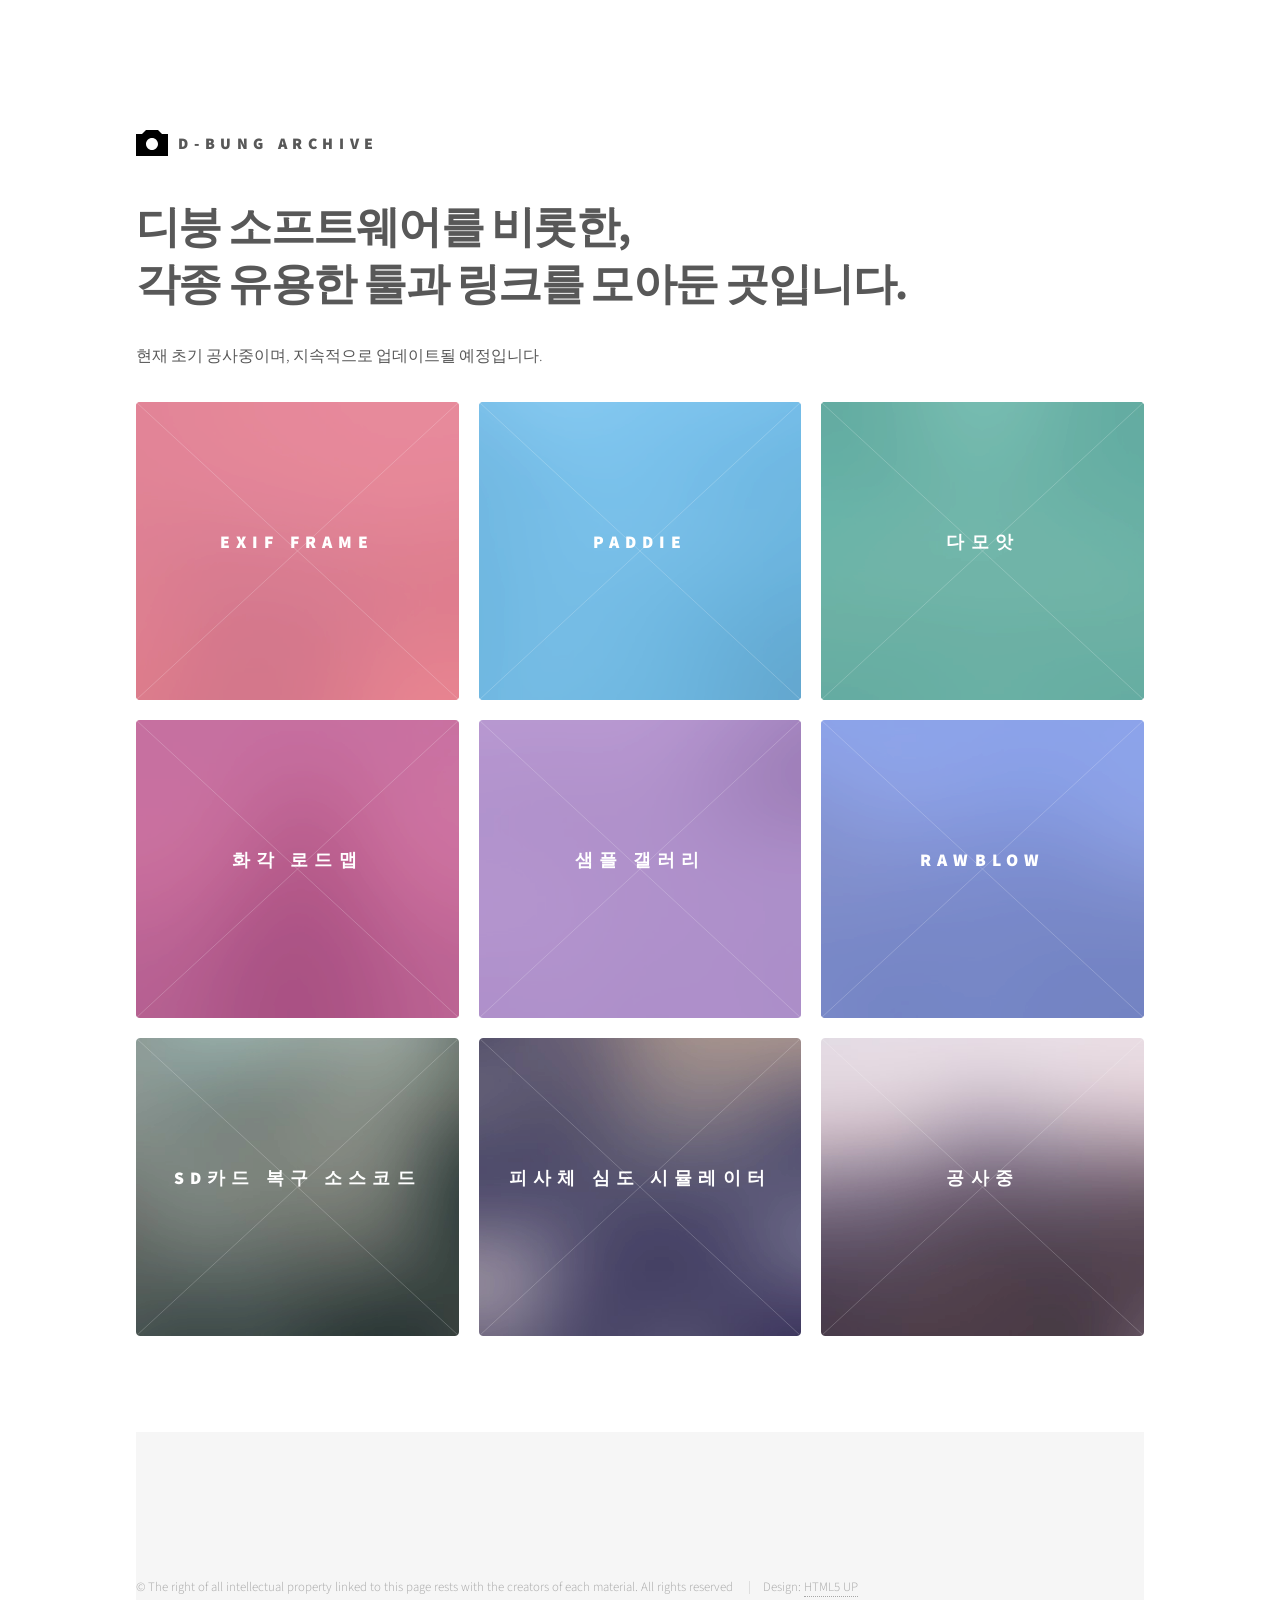
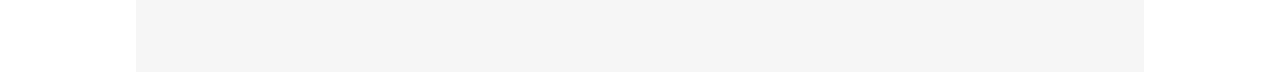
<file: index.html>
<!DOCTYPE HTML>
<!--
	Phantom by HTML5 UP
	html5up.net | @ajlkn
	Free for personal and commercial use under the CCA 3.0 license (html5up.net/license)
-->
<html>
	<head>
		<title>D-Bung Archive</title>
		<meta charset="utf-8" />
		<meta name="viewport" content="width=device-width, initial-scale=1, user-scalable=no" />
		<link rel="stylesheet" href="assets/css/main.css" />
		<noscript><link rel="stylesheet" href="assets/css/noscript.css" /></noscript>
	</head>
	<body class="is-preload">
		<!-- Wrapper -->
			<div id="wrapper">

				<!-- Header -->
					<header id="header">
						<div class="inner">

							<!-- Logo -->
								<a href="index.html" class="logo">
									<span class="symbol"><img src="images/logo.svg" alt="" /></span><span class="title">D-Bung Archive</span>
								</a>

				<!-- Main -->
					<div id="main">
						<div class="inner">
							<header>
								<h1>디붕 소프트웨어를 비롯한, <br />각종 유용한 툴과 링크를 모아둔 곳입니다.</h1>
								<p>현재 초기 공사중이며, 지속적으로 업데이트될 예정입니다.</p>
							</header>
							<section class="tiles">
								<article class="style1">
									<span class="image">
										<img src="images/pic01.jpg" alt="" />
									</span>
									<a href="https://exif-frame.yuru.cam/">
										<h2>EXIF Frame</h2>
										<div class="content">
											<p>사진에 EXIF 정보가 담긴 프레임을 씌우거나, 간편하게 webp 포맷으로 변환할 수 있는 사이트<br />(by.Yurucam)</p>
										</div>
									</a>
								</article>
								<article class="style2">
									<span class="image">
										<img src="images/pic02.jpg" alt="" />
									</span>
									<a href="https://apps.apple.com/kr/app/paddie-%EA%B8%B0%EB%A1%9D%EC%9D%84-%EC%83%88%EA%B8%B0%EB%8A%94-%EC%82%AC%EC%A7%84-%ED%94%84%EB%A0%88%EC%9E%84/id6758503800">
										<h2>Paddie</h2>
										<div class="content">
											<p>사진에 EXIF 정보가 담긴 프레임을 씌우거나, 간편하게 webp 포맷으로 변환할 수 있는 앱<br />(iOS용 / by.Hyojae Jeon)</p>
										</div>
									</a>
								</article>
								<article class="style3">
									<span class="image">
										<img src="images/pic03.jpg" alt="" />
									</span>
									<a href="https://damoat.com/">
										<h2>다모앗</h2>
										<div class="content">
											<p>전세계 출사지 공유지도<br />(디동여지도 / by.Yejun You)</p>
										</div>
									</a>
								</article>
								<article class="style4">
									<span class="image">
										<img src="images/pic04.jpg" alt="" />
									</span>
									<a href="https://ff-length.vercel.app/">
										<h2>화각 로드맵</h2>
										<div class="content">
											<p>자신이 보유한 렌즈들을 마운트별로 로드맵 도표로 만들어 볼 수 있는 사이트<br />(by.21.64mm)</p>
										</div>
									</a>
								</article>
								<article class="style5">
									<span class="image">
										<img src="images/pic05.jpg" alt="" />
									</span>
									<a href="https://www.dpreview.com/sample-galleries/">
										<h2>샘플 갤러리</h2>
										<div class="content">
											<p>각종 바디별/렌즈별 작례를 확인할 수 있는 사이트<br />(DPReview 제공)</p>
										</div>
									</a>
								</article>
								<article class="style6">
									<span class="image">
										<img src="images/pic06.jpg" alt="" />
									</span>
									<a href="https://github.com/ascoeur9/rawblow">
										<h2>RawBlow</h2>
										<div class="content">
											<p>간편하게 RAW 포맷의 사진들을 살펴보고 선정할 수 있는 툴<br />(by.하레-)</p>
										</div>
									</a>
								</article>
								<article class="style7">
									<span class="image">
										<img src="images/pic07.jpg" alt="" />
									</span>
									<a href="https://gall.dcinside.com/mgallery/board/view/?id=digitalpicture&no=1915598">
										<h2>SD카드 복구 소스코드</h2>
										<div class="content">
											<p>포맷으로 날아간 사진을 복구하기 위한 소스코드<br />(클로드 제공 / by.염치어디넙치)</p>
										</div>
									</a>
								</article>
								<article class="style8">
									<span class="image">
										<img src="images/pic08.jpg" alt="" />
									</span>
									<a href="https://jherr.github.io/depth-of-field/">
										<h2>피사체 심도 시뮬레이터</h2>
										<div class="content">
											<p>카메라의 피사체 심도를 계산,시각화해주는 시뮬레이터<br />(by.jherr)</p>
										</div>
									</a>
								</article>
								<article class="style9">
									<span class="image">
										<img src="images/pic09.jpg" alt="" />
									</span>
									<a href="https://gall.dcinside.com/mgallery/board/lists/?id=digitalpicture">
										<h2>공사중</h2>
										<div class="content">
											<p>아직 안 만들었어요</p>
										</div>
									</a>
								</article>
							</section>
						</div>
					</div>

				<!-- Footer -->
					<footer id="footer" class="compact">
                    <div class="inner">
                      <ul class="copyright">
                       <li>&copy; The right of all  intellectual property linked to this page rests with the creators of each material. All rights reserved</li>
                       <li>Design: <a href="http://html5up.net">HTML5 UP</a></li>
                      </ul>
                     </div>
                     </footer>

			</div>

		<!-- Scripts -->
			<script src="assets/js/jquery.min.js"></script>
			<script src="assets/js/browser.min.js"></script>
			<script src="assets/js/breakpoints.min.js"></script>
			<script src="assets/js/util.js"></script>
			<script src="assets/js/main.js"></script>

	</body>
</html>
</file>
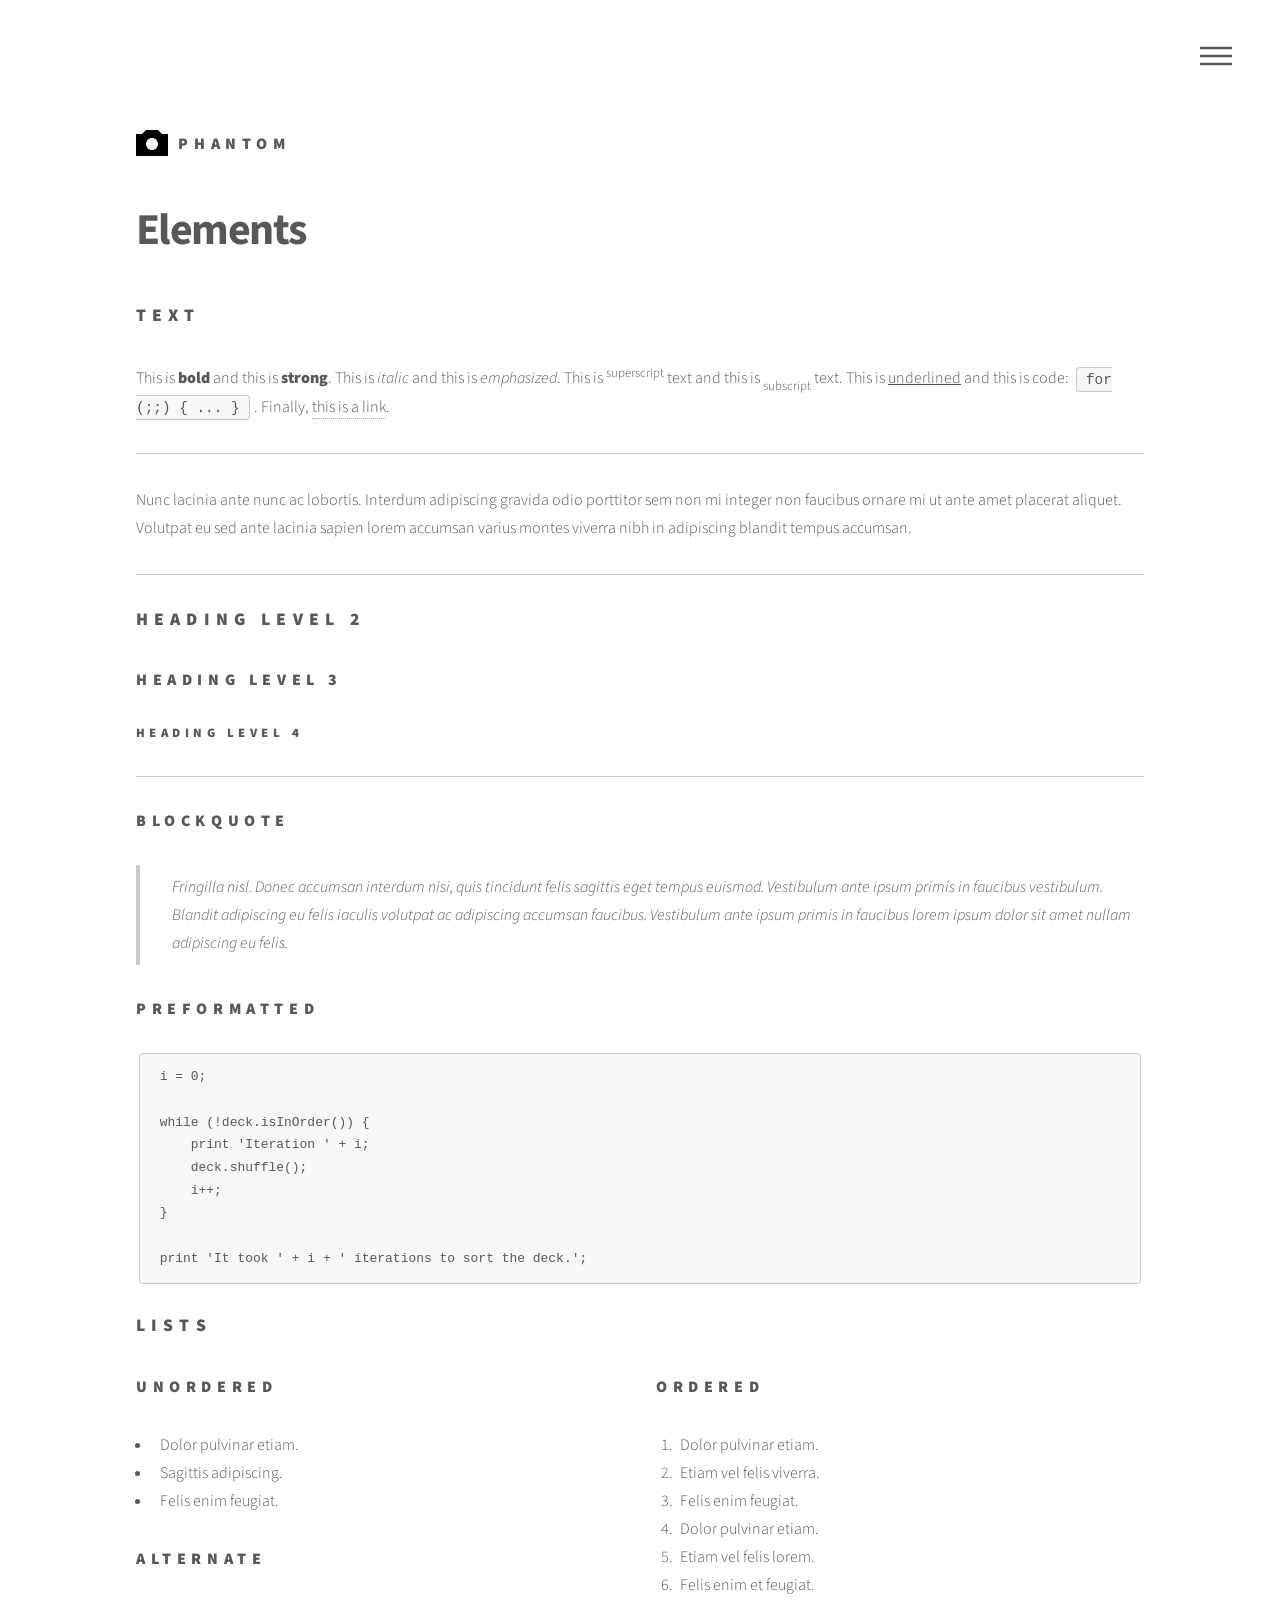
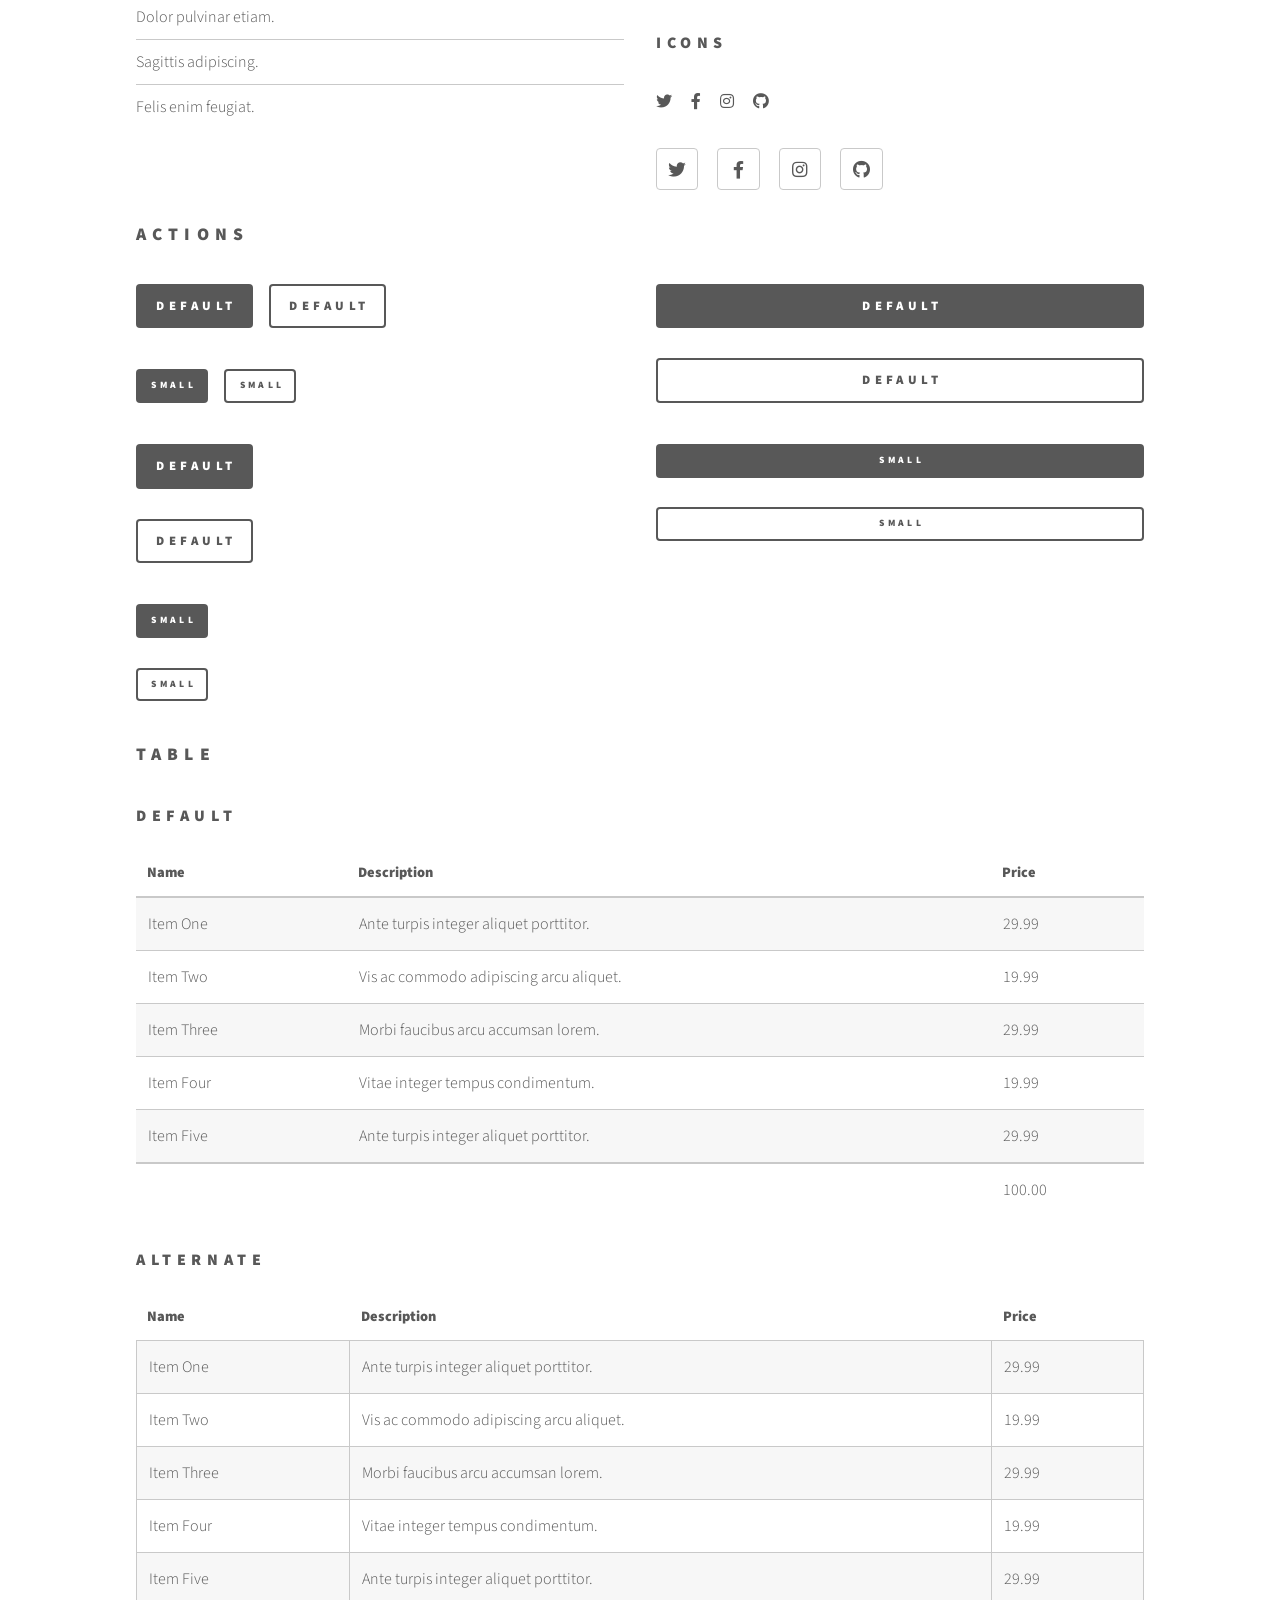
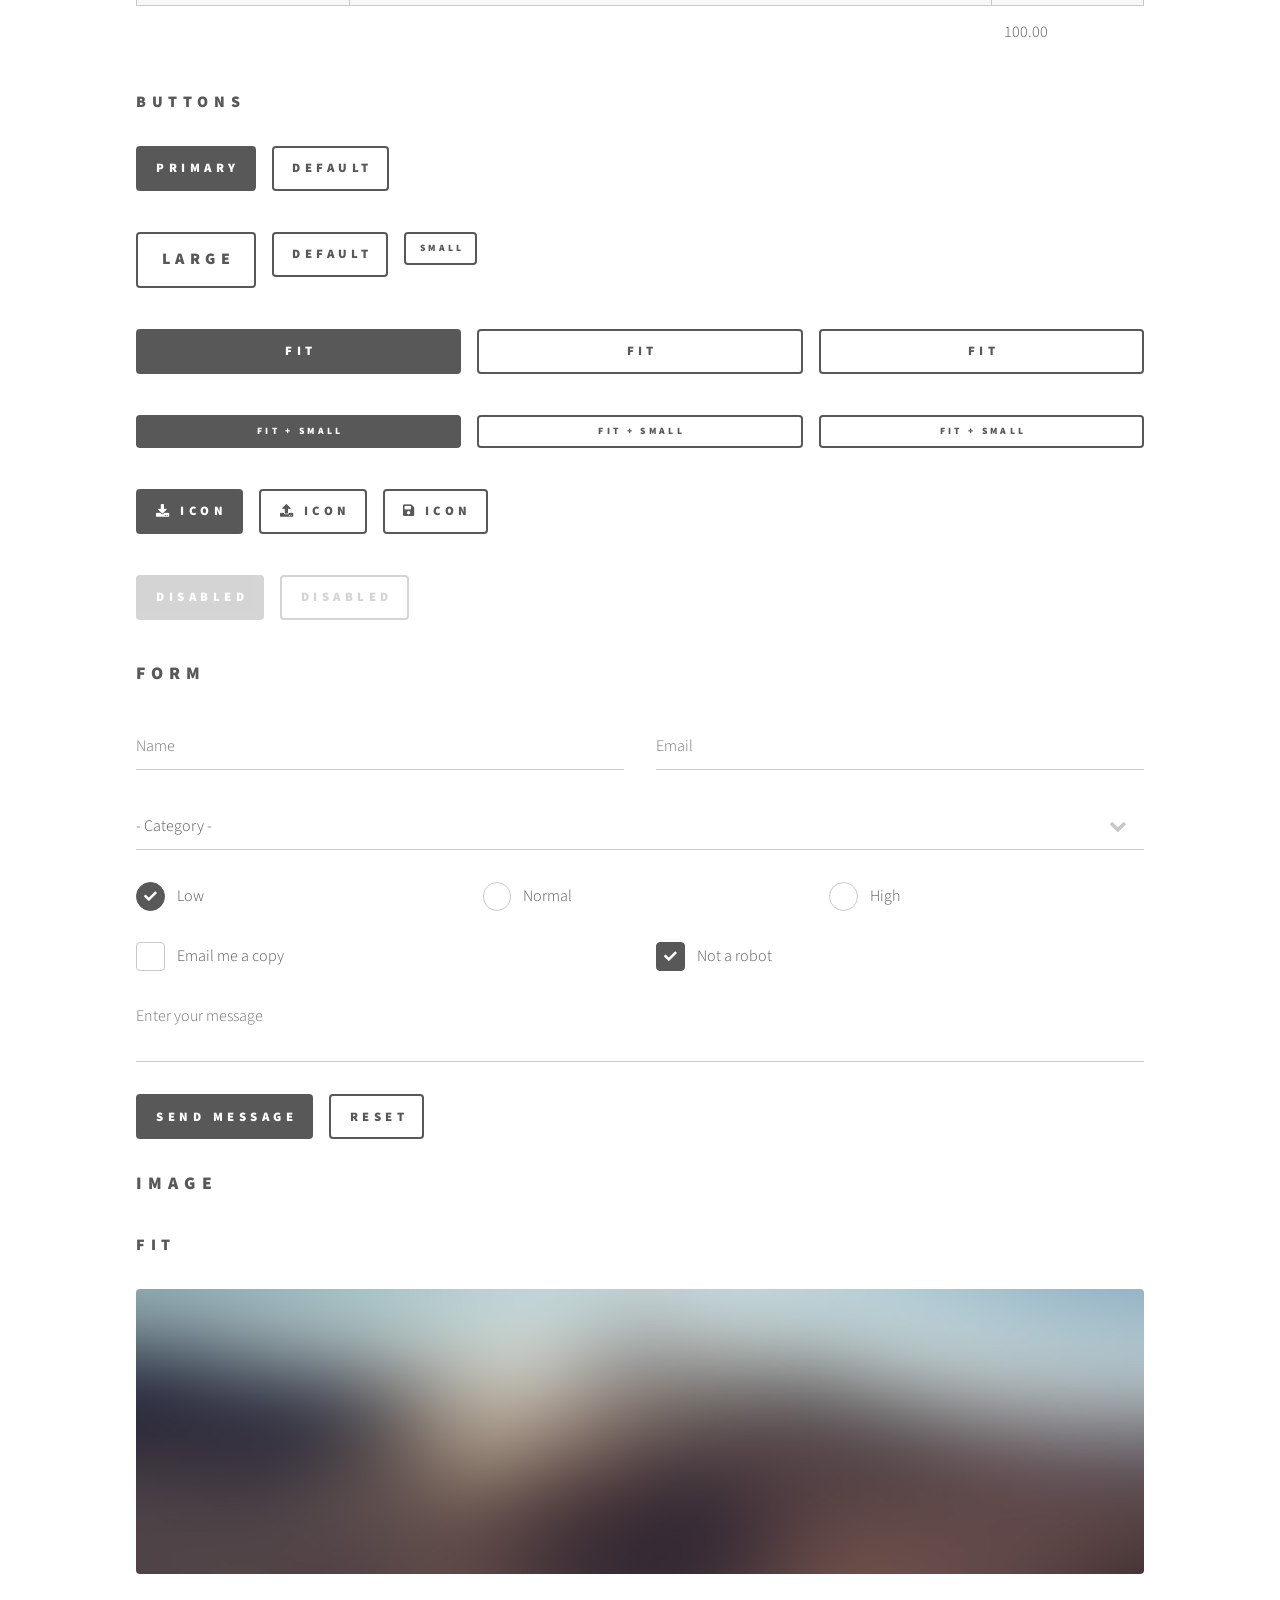
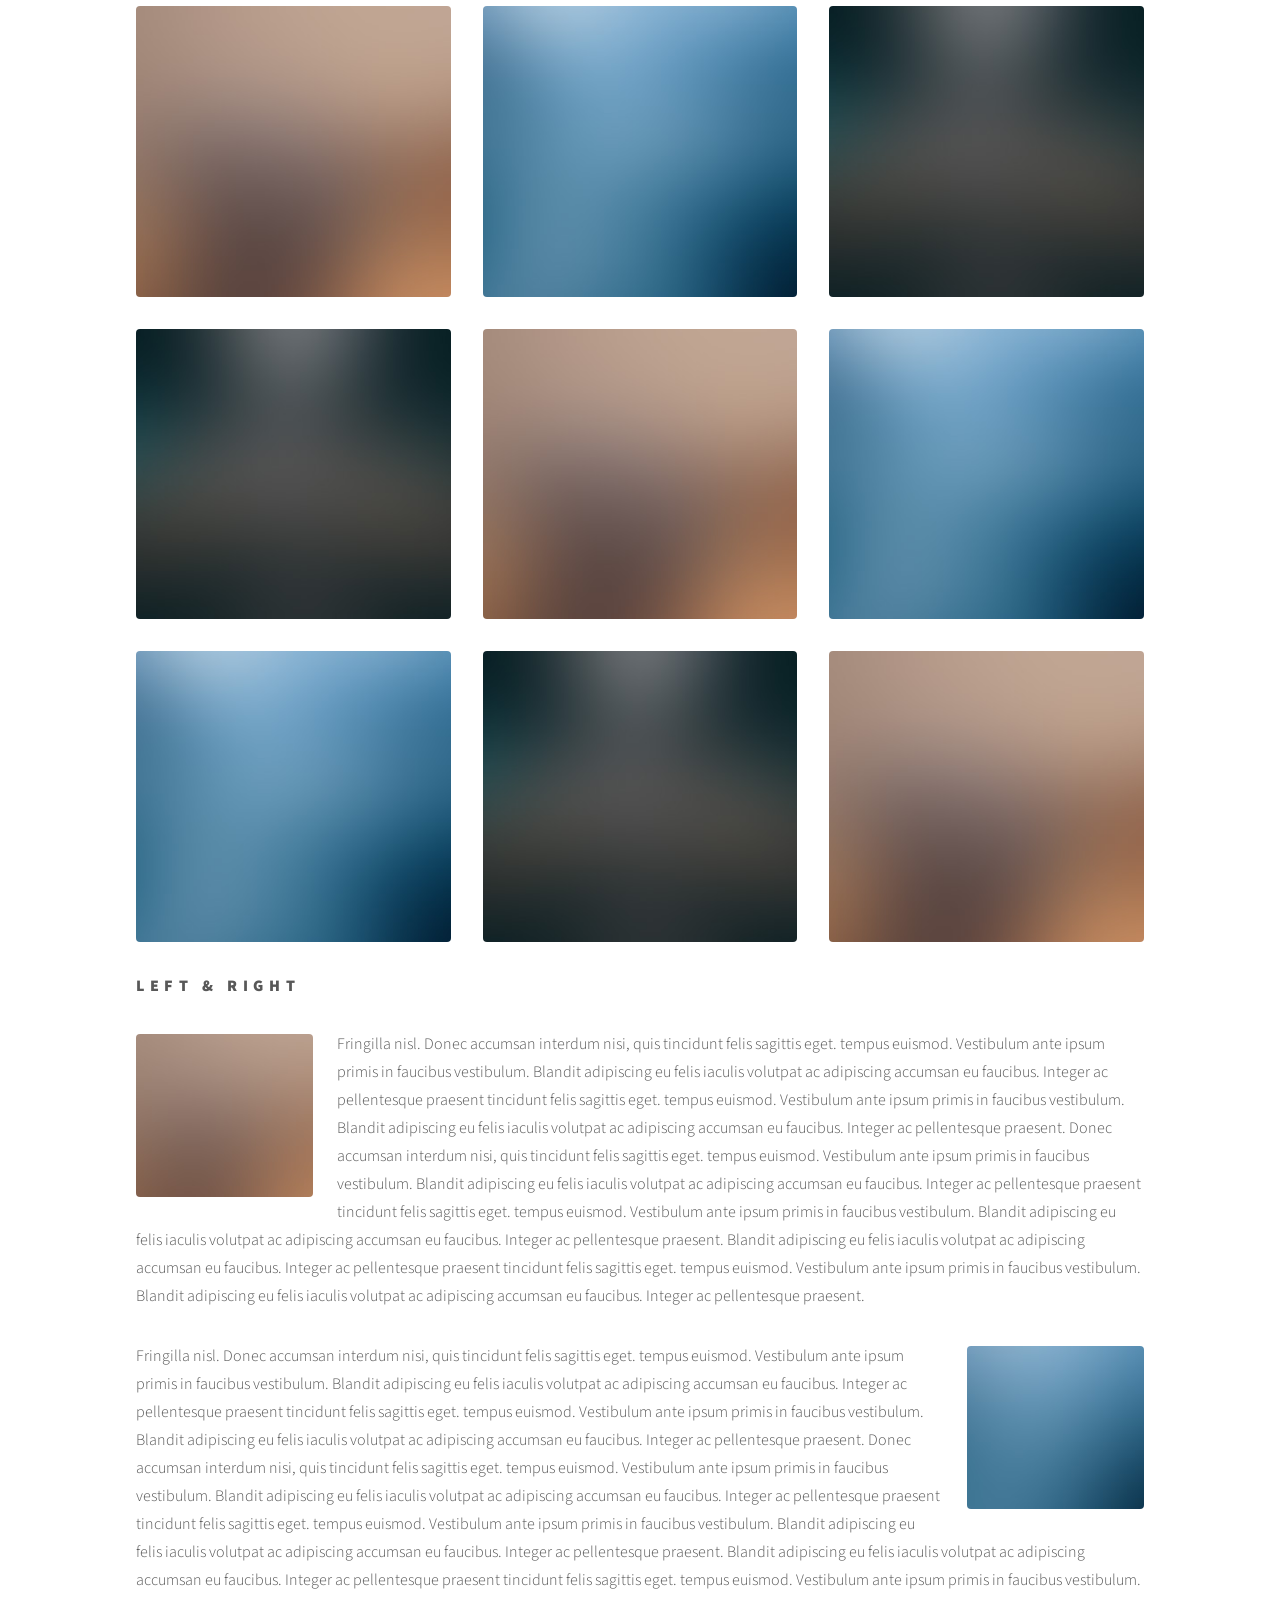
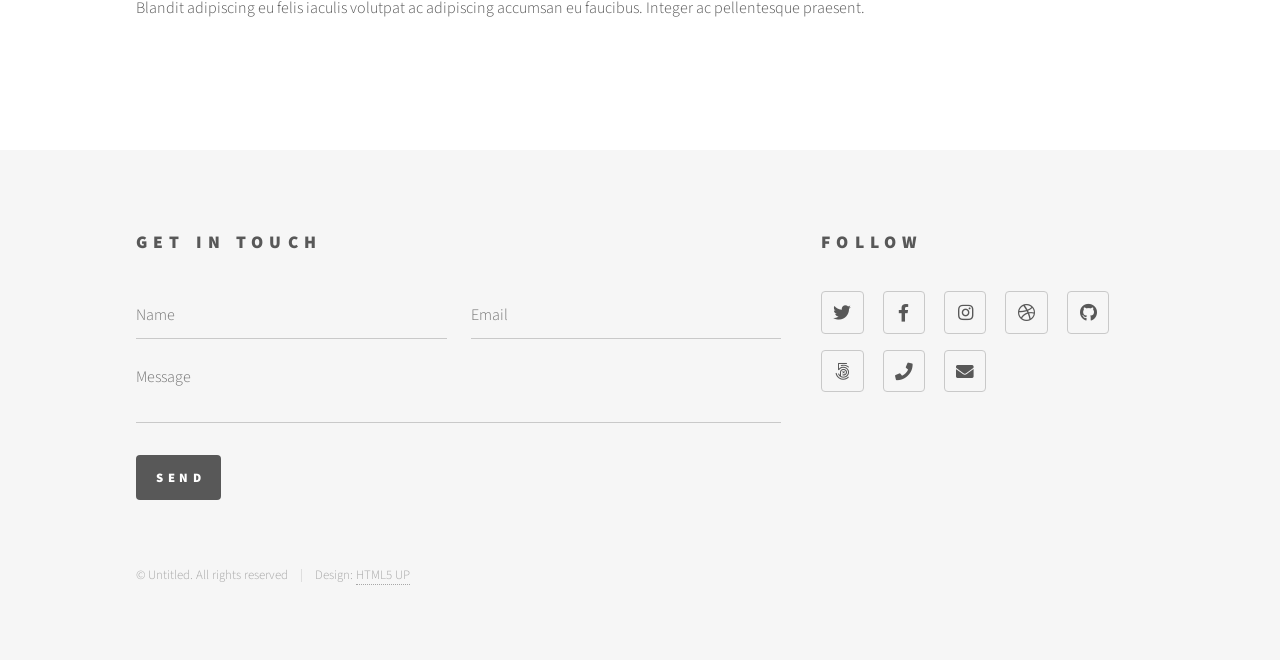
<file: elements.html>
<!DOCTYPE HTML>
<!--
	Phantom by HTML5 UP
	html5up.net | @ajlkn
	Free for personal and commercial use under the CCA 3.0 license (html5up.net/license)
-->
<html>
	<head>
		<title>Elements - Phantom by HTML5 UP</title>
		<meta charset="utf-8" />
		<meta name="viewport" content="width=device-width, initial-scale=1, user-scalable=no" />
		<link rel="stylesheet" href="assets/css/main.css" />
		<noscript><link rel="stylesheet" href="assets/css/noscript.css" /></noscript>
	</head>
	<body class="is-preload">
		<!-- Wrapper -->
			<div id="wrapper">

				<!-- Header -->
					<header id="header">
						<div class="inner">

							<!-- Logo -->
								<a href="index.html" class="logo">
									<span class="symbol"><img src="images/logo.svg" alt="" /></span><span class="title">Phantom</span>
								</a>

							<!-- Nav -->
								<nav>
									<ul>
										<li><a href="#menu">Menu</a></li>
									</ul>
								</nav>

						</div>
					</header>

				<!-- Menu -->
					<nav id="menu">
						<h2>Menu</h2>
						<ul>
							<li><a href="index.html">Home</a></li>
							<li><a href="generic.html">Ipsum veroeros</a></li>
							<li><a href="generic.html">Tempus etiam</a></li>
							<li><a href="generic.html">Consequat dolor</a></li>
							<li><a href="elements.html">Elements</a></li>
						</ul>
					</nav>

				<!-- Main -->
					<div id="main">
						<div class="inner">
							<h1>Elements</h1>

							<!-- Text -->
								<section>
									<h2>Text</h2>
									<p>This is <b>bold</b> and this is <strong>strong</strong>. This is <i>italic</i> and this is <em>emphasized</em>.
									This is <sup>superscript</sup> text and this is <sub>subscript</sub> text.
									This is <u>underlined</u> and this is code: <code>for (;;) { ... }</code>. Finally, <a href="#">this is a link</a>.</p>
									<hr />
									<p>Nunc lacinia ante nunc ac lobortis. Interdum adipiscing gravida odio porttitor sem non mi integer non faucibus ornare mi ut ante amet placerat aliquet. Volutpat eu sed ante lacinia sapien lorem accumsan varius montes viverra nibh in adipiscing blandit tempus accumsan.</p>
									<hr />
									<h2>Heading Level 2</h2>
									<h3>Heading Level 3</h3>
									<h4>Heading Level 4</h4>
									<hr />
									<h3>Blockquote</h3>
									<blockquote>Fringilla nisl. Donec accumsan interdum nisi, quis tincidunt felis sagittis eget tempus euismod. Vestibulum ante ipsum primis in faucibus vestibulum. Blandit adipiscing eu felis iaculis volutpat ac adipiscing accumsan faucibus. Vestibulum ante ipsum primis in faucibus lorem ipsum dolor sit amet nullam adipiscing eu felis.</blockquote>
									<h3>Preformatted</h3>
									<pre><code>i = 0;

while (!deck.isInOrder()) {
    print 'Iteration ' + i;
    deck.shuffle();
    i++;
}

print 'It took ' + i + ' iterations to sort the deck.';</code></pre>
								</section>

							<!-- Lists -->
								<section>
									<h2>Lists</h2>
									<div class="row">
										<div class="col-6 col-12-medium">
											<h3>Unordered</h3>
											<ul>
												<li>Dolor pulvinar etiam.</li>
												<li>Sagittis adipiscing.</li>
												<li>Felis enim feugiat.</li>
											</ul>
											<h3>Alternate</h3>
											<ul class="alt">
												<li>Dolor pulvinar etiam.</li>
												<li>Sagittis adipiscing.</li>
												<li>Felis enim feugiat.</li>
											</ul>
										</div>
										<div class="col-6 col-12-medium">
											<h3>Ordered</h3>
											<ol>
												<li>Dolor pulvinar etiam.</li>
												<li>Etiam vel felis viverra.</li>
												<li>Felis enim feugiat.</li>
												<li>Dolor pulvinar etiam.</li>
												<li>Etiam vel felis lorem.</li>
												<li>Felis enim et feugiat.</li>
											</ol>
											<h3>Icons</h3>
											<ul class="icons">
												<li><a href="#" class="icon brands style1 fa-twitter"><span class="label">Twitter</span></a></li>
												<li><a href="#" class="icon brands style1 fa-facebook-f"><span class="label">Facebook</span></a></li>
												<li><a href="#" class="icon brands style1 fa-instagram"><span class="label">Instagram</span></a></li>
												<li><a href="#" class="icon brands style1 fa-github"><span class="label">Github</span></a></li>
											</ul>
											<ul class="icons">
												<li><a href="#" class="icon brands style2 fa-twitter"><span class="label">Twitter</span></a></li>
												<li><a href="#" class="icon brands style2 fa-facebook-f"><span class="label">Facebook</span></a></li>
												<li><a href="#" class="icon brands style2 fa-instagram"><span class="label">Instagram</span></a></li>
												<li><a href="#" class="icon brands style2 fa-github"><span class="label">Github</span></a></li>
											</ul>
										</div>
									</div>
									<h2>Actions</h2>
									<div class="row">
										<div class="col-6 col-12-medium">
											<ul class="actions">
												<li><a href="#" class="button primary">Default</a></li>
												<li><a href="#" class="button">Default</a></li>
											</ul>
											<ul class="actions small">
												<li><a href="#" class="button primary small">Small</a></li>
												<li><a href="#" class="button small">Small</a></li>
											</ul>
											<ul class="actions stacked">
												<li><a href="#" class="button primary">Default</a></li>
												<li><a href="#" class="button">Default</a></li>
											</ul>
											<ul class="actions stacked">
												<li><a href="#" class="button primary small">Small</a></li>
												<li><a href="#" class="button small">Small</a></li>
											</ul>
										</div>
										<div class="col-6 col-12-medium">
											<ul class="actions stacked">
												<li><a href="#" class="button primary fit">Default</a></li>
												<li><a href="#" class="button fit">Default</a></li>
											</ul>
											<ul class="actions stacked">
												<li><a href="#" class="button primary small fit">Small</a></li>
												<li><a href="#" class="button small fit">Small</a></li>
											</ul>
										</div>
									</div>
								</section>

							<!-- Table -->
								<section>
									<h2>Table</h2>
									<h3>Default</h3>
									<div class="table-wrapper">
										<table>
											<thead>
												<tr>
													<th>Name</th>
													<th>Description</th>
													<th>Price</th>
												</tr>
											</thead>
											<tbody>
												<tr>
													<td>Item One</td>
													<td>Ante turpis integer aliquet porttitor.</td>
													<td>29.99</td>
												</tr>
												<tr>
													<td>Item Two</td>
													<td>Vis ac commodo adipiscing arcu aliquet.</td>
													<td>19.99</td>
												</tr>
												<tr>
													<td>Item Three</td>
													<td> Morbi faucibus arcu accumsan lorem.</td>
													<td>29.99</td>
												</tr>
												<tr>
													<td>Item Four</td>
													<td>Vitae integer tempus condimentum.</td>
													<td>19.99</td>
												</tr>
												<tr>
													<td>Item Five</td>
													<td>Ante turpis integer aliquet porttitor.</td>
													<td>29.99</td>
												</tr>
											</tbody>
											<tfoot>
												<tr>
													<td colspan="2"></td>
													<td>100.00</td>
												</tr>
											</tfoot>
										</table>
									</div>

									<h3>Alternate</h3>
									<div class="table-wrapper">
										<table class="alt">
											<thead>
												<tr>
													<th>Name</th>
													<th>Description</th>
													<th>Price</th>
												</tr>
											</thead>
											<tbody>
												<tr>
													<td>Item One</td>
													<td>Ante turpis integer aliquet porttitor.</td>
													<td>29.99</td>
												</tr>
												<tr>
													<td>Item Two</td>
													<td>Vis ac commodo adipiscing arcu aliquet.</td>
													<td>19.99</td>
												</tr>
												<tr>
													<td>Item Three</td>
													<td> Morbi faucibus arcu accumsan lorem.</td>
													<td>29.99</td>
												</tr>
												<tr>
													<td>Item Four</td>
													<td>Vitae integer tempus condimentum.</td>
													<td>19.99</td>
												</tr>
												<tr>
													<td>Item Five</td>
													<td>Ante turpis integer aliquet porttitor.</td>
													<td>29.99</td>
												</tr>
											</tbody>
											<tfoot>
												<tr>
													<td colspan="2"></td>
													<td>100.00</td>
												</tr>
											</tfoot>
										</table>
									</div>
								</section>

							<!-- Buttons -->
								<section>
									<h3>Buttons</h3>
									<ul class="actions">
										<li><a href="#" class="button primary">Primary</a></li>
										<li><a href="#" class="button">Default</a></li>
									</ul>
									<ul class="actions">
										<li><a href="#" class="button large">Large</a></li>
										<li><a href="#" class="button">Default</a></li>
										<li><a href="#" class="button small">Small</a></li>
									</ul>
									<ul class="actions fit">
										<li><a href="#" class="button primary fit">Fit</a></li>
										<li><a href="#" class="button fit">Fit</a></li>
										<li><a href="#" class="button fit">Fit</a></li>
									</ul>
									<ul class="actions fit small">
										<li><a href="#" class="button primary fit small">Fit + Small</a></li>
										<li><a href="#" class="button fit small">Fit + Small</a></li>
										<li><a href="#" class="button fit small">Fit + Small</a></li>
									</ul>
									<ul class="actions">
										<li><a href="#" class="button primary icon solid fa-download">Icon</a></li>
										<li><a href="#" class="button icon solid fa-upload">Icon</a></li>
										<li><a href="#" class="button icon solid fa-save">Icon</a></li>
									</ul>
									<ul class="actions">
										<li><span class="button primary disabled">Disabled</span></li>
										<li><span class="button disabled">Disabled</span></li>
									</ul>
								</section>

							<!-- Form -->
								<section>
									<h2>Form</h2>
									<form method="post" action="#">
										<div class="row gtr-uniform">
											<div class="col-6 col-12-xsmall">
												<input type="text" name="demo-name" id="demo-name" value="" placeholder="Name" />
											</div>
											<div class="col-6 col-12-xsmall">
												<input type="email" name="demo-email" id="demo-email" value="" placeholder="Email" />
											</div>
											<div class="col-12">
												<select name="demo-category" id="demo-category">
													<option value="">- Category -</option>
													<option value="1">Manufacturing</option>
													<option value="1">Shipping</option>
													<option value="1">Administration</option>
													<option value="1">Human Resources</option>
												</select>
											</div>
											<div class="col-4 col-12-small">
												<input type="radio" id="demo-priority-low" name="demo-priority" checked>
												<label for="demo-priority-low">Low</label>
											</div>
											<div class="col-4 col-12-small">
												<input type="radio" id="demo-priority-normal" name="demo-priority">
												<label for="demo-priority-normal">Normal</label>
											</div>
											<div class="col-4 col-12-small">
												<input type="radio" id="demo-priority-high" name="demo-priority">
												<label for="demo-priority-high">High</label>
											</div>
											<div class="col-6 col-12-small">
												<input type="checkbox" id="demo-copy" name="demo-copy">
												<label for="demo-copy">Email me a copy</label>
											</div>
											<div class="col-6 col-12-small">
												<input type="checkbox" id="demo-human" name="demo-human" checked>
												<label for="demo-human">Not a robot</label>
											</div>
											<div class="col-12">
												<textarea name="demo-message" id="demo-message" placeholder="Enter your message" rows="6"></textarea>
											</div>
											<div class="col-12">
												<ul class="actions">
													<li><input type="submit" value="Send Message" class="primary" /></li>
													<li><input type="reset" value="Reset" /></li>
												</ul>
											</div>
										</div>
									</form>
								</section>

							<!-- Image -->
								<section>
									<h2>Image</h2>
									<h3>Fit</h3>
									<div class="box alt">
										<div class="row gtr-uniform">
											<div class="col-12"><span class="image fit"><img src="images/pic13.jpg" alt="" /></span></div>
											<div class="col-4"><span class="image fit"><img src="images/pic01.jpg" alt="" /></span></div>
											<div class="col-4"><span class="image fit"><img src="images/pic02.jpg" alt="" /></span></div>
											<div class="col-4"><span class="image fit"><img src="images/pic03.jpg" alt="" /></span></div>
											<div class="col-4"><span class="image fit"><img src="images/pic03.jpg" alt="" /></span></div>
											<div class="col-4"><span class="image fit"><img src="images/pic01.jpg" alt="" /></span></div>
											<div class="col-4"><span class="image fit"><img src="images/pic02.jpg" alt="" /></span></div>
											<div class="col-4"><span class="image fit"><img src="images/pic02.jpg" alt="" /></span></div>
											<div class="col-4"><span class="image fit"><img src="images/pic03.jpg" alt="" /></span></div>
											<div class="col-4"><span class="image fit"><img src="images/pic01.jpg" alt="" /></span></div>
										</div>
									</div>
									<h3>Left &amp; Right</h3>
									<p><span class="image left"><img src="images/pic14.jpg" alt="" /></span>Fringilla nisl. Donec accumsan interdum nisi, quis tincidunt felis sagittis eget. tempus euismod. Vestibulum ante ipsum primis in faucibus vestibulum. Blandit adipiscing eu felis iaculis volutpat ac adipiscing accumsan eu faucibus. Integer ac pellentesque praesent tincidunt felis sagittis eget. tempus euismod. Vestibulum ante ipsum primis in faucibus vestibulum. Blandit adipiscing eu felis iaculis volutpat ac adipiscing accumsan eu faucibus. Integer ac pellentesque praesent. Donec accumsan interdum nisi, quis tincidunt felis sagittis eget. tempus euismod. Vestibulum ante ipsum primis in faucibus vestibulum. Blandit adipiscing eu felis iaculis volutpat ac adipiscing accumsan eu faucibus. Integer ac pellentesque praesent tincidunt felis sagittis eget. tempus euismod. Vestibulum ante ipsum primis in faucibus vestibulum. Blandit adipiscing eu felis iaculis volutpat ac adipiscing accumsan eu faucibus. Integer ac pellentesque praesent. Blandit adipiscing eu felis iaculis volutpat ac adipiscing accumsan eu faucibus. Integer ac pellentesque praesent tincidunt felis sagittis eget. tempus euismod. Vestibulum ante ipsum primis in faucibus vestibulum. Blandit adipiscing eu felis iaculis volutpat ac adipiscing accumsan eu faucibus. Integer ac pellentesque praesent.</p>
									<p><span class="image right"><img src="images/pic15.jpg" alt="" /></span>Fringilla nisl. Donec accumsan interdum nisi, quis tincidunt felis sagittis eget. tempus euismod. Vestibulum ante ipsum primis in faucibus vestibulum. Blandit adipiscing eu felis iaculis volutpat ac adipiscing accumsan eu faucibus. Integer ac pellentesque praesent tincidunt felis sagittis eget. tempus euismod. Vestibulum ante ipsum primis in faucibus vestibulum. Blandit adipiscing eu felis iaculis volutpat ac adipiscing accumsan eu faucibus. Integer ac pellentesque praesent. Donec accumsan interdum nisi, quis tincidunt felis sagittis eget. tempus euismod. Vestibulum ante ipsum primis in faucibus vestibulum. Blandit adipiscing eu felis iaculis volutpat ac adipiscing accumsan eu faucibus. Integer ac pellentesque praesent tincidunt felis sagittis eget. tempus euismod. Vestibulum ante ipsum primis in faucibus vestibulum. Blandit adipiscing eu felis iaculis volutpat ac adipiscing accumsan eu faucibus. Integer ac pellentesque praesent. Blandit adipiscing eu felis iaculis volutpat ac adipiscing accumsan eu faucibus. Integer ac pellentesque praesent tincidunt felis sagittis eget. tempus euismod. Vestibulum ante ipsum primis in faucibus vestibulum. Blandit adipiscing eu felis iaculis volutpat ac adipiscing accumsan eu faucibus. Integer ac pellentesque praesent.</p>
								</section>

						</div>
					</div>

				<!-- Footer -->
					<footer id="footer">
						<div class="inner">
							<section>
								<h2>Get in touch</h2>
								<form method="post" action="#">
									<div class="fields">
										<div class="field half">
											<input type="text" name="name" id="name" placeholder="Name" />
										</div>
										<div class="field half">
											<input type="email" name="email" id="email" placeholder="Email" />
										</div>
										<div class="field">
											<textarea name="message" id="message" placeholder="Message"></textarea>
										</div>
									</div>
									<ul class="actions">
										<li><input type="submit" value="Send" class="primary" /></li>
									</ul>
								</form>
							</section>
							<section>
								<h2>Follow</h2>
								<ul class="icons">
									<li><a href="#" class="icon brands style2 fa-twitter"><span class="label">Twitter</span></a></li>
									<li><a href="#" class="icon brands style2 fa-facebook-f"><span class="label">Facebook</span></a></li>
									<li><a href="#" class="icon brands style2 fa-instagram"><span class="label">Instagram</span></a></li>
									<li><a href="#" class="icon brands style2 fa-dribbble"><span class="label">Dribbble</span></a></li>
									<li><a href="#" class="icon brands style2 fa-github"><span class="label">GitHub</span></a></li>
									<li><a href="#" class="icon brands style2 fa-500px"><span class="label">500px</span></a></li>
									<li><a href="#" class="icon solid style2 fa-phone"><span class="label">Phone</span></a></li>
									<li><a href="#" class="icon solid style2 fa-envelope"><span class="label">Email</span></a></li>
								</ul>
							</section>
							<ul class="copyright">
								<li>&copy; Untitled. All rights reserved</li><li>Design: <a href="http://html5up.net">HTML5 UP</a></li>
							</ul>
						</div>
					</footer>

			</div>

		<!-- Scripts -->
			<script src="assets/js/jquery.min.js"></script>
			<script src="assets/js/browser.min.js"></script>
			<script src="assets/js/breakpoints.min.js"></script>
			<script src="assets/js/util.js"></script>
			<script src="assets/js/main.js"></script>

	</body>
</html>
</file>
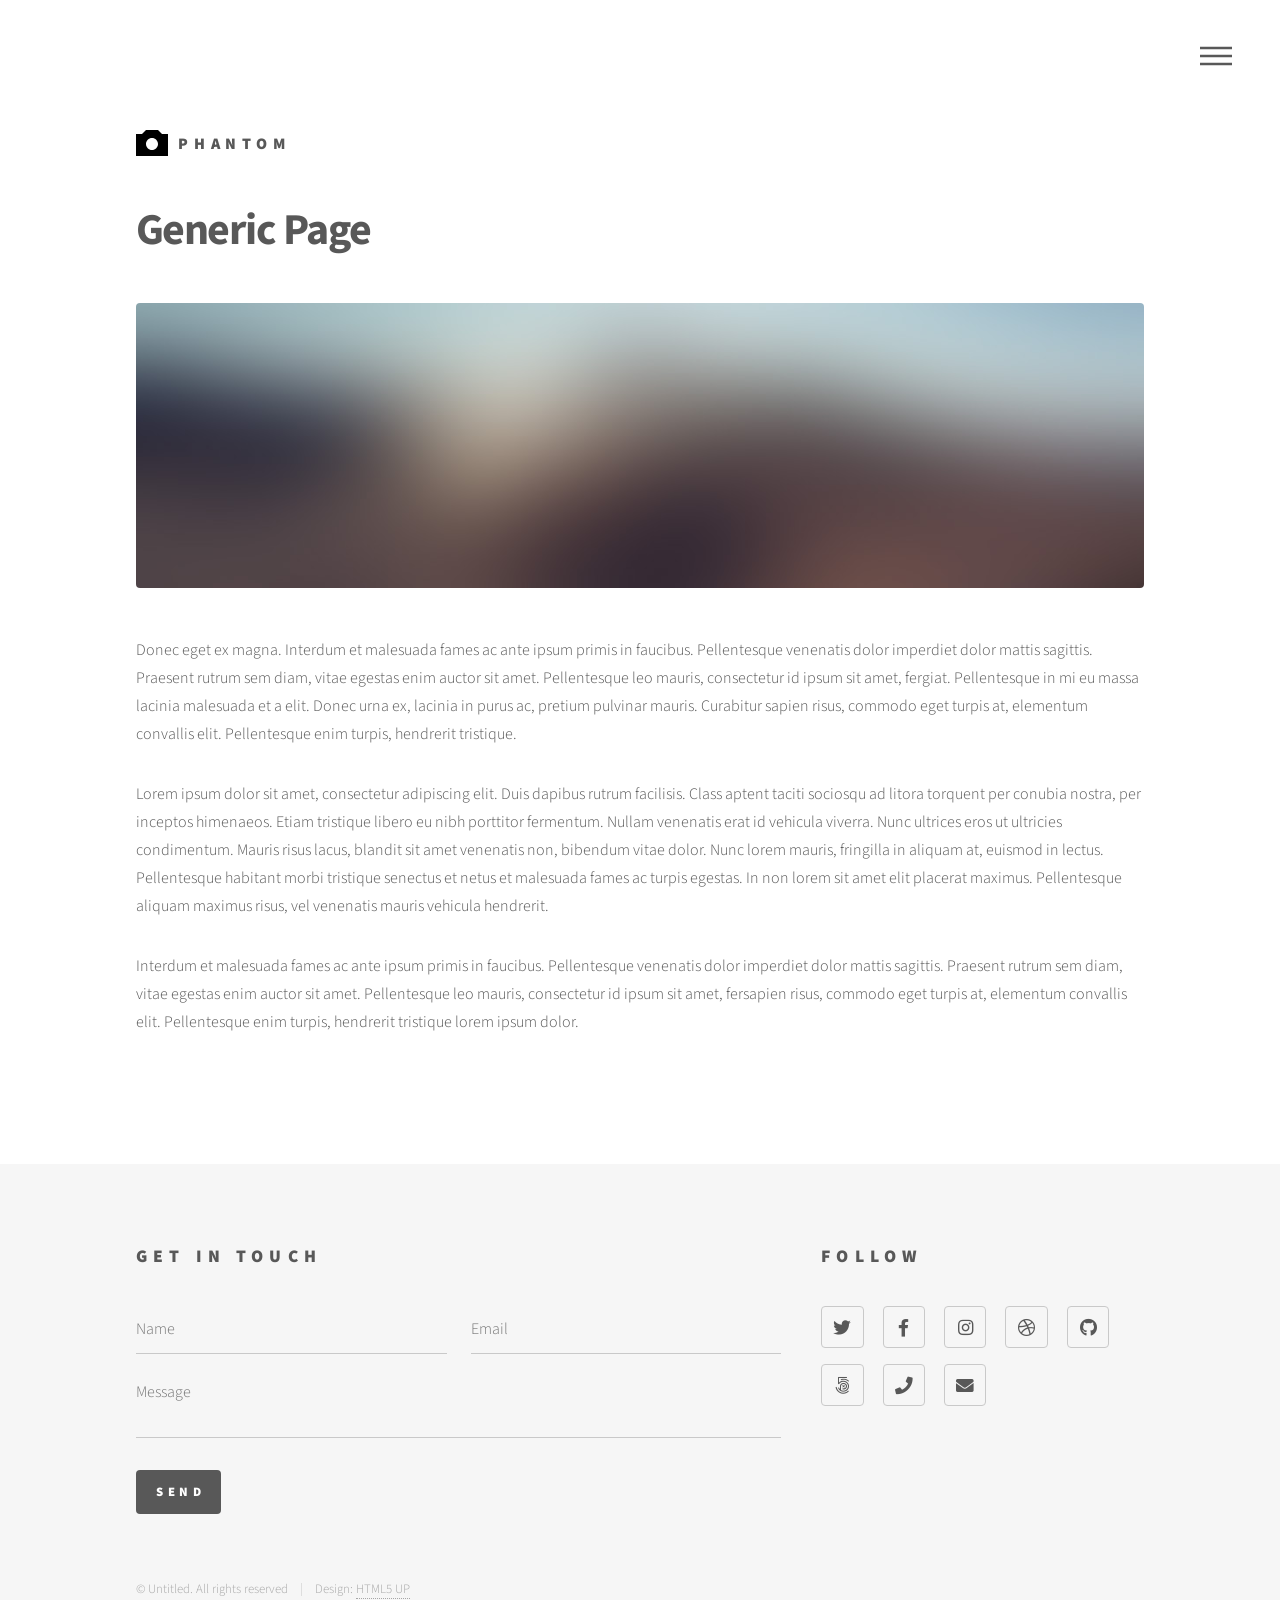
<file: generic.html>
<!DOCTYPE HTML>
<!--
	Phantom by HTML5 UP
	html5up.net | @ajlkn
	Free for personal and commercial use under the CCA 3.0 license (html5up.net/license)
-->
<html>
	<head>
		<title>Generic - Phantom by HTML5 UP</title>
		<meta charset="utf-8" />
		<meta name="viewport" content="width=device-width, initial-scale=1, user-scalable=no" />
		<link rel="stylesheet" href="assets/css/main.css" />
		<noscript><link rel="stylesheet" href="assets/css/noscript.css" /></noscript>
	</head>
	<body class="is-preload">
		<!-- Wrapper -->
			<div id="wrapper">

				<!-- Header -->
					<header id="header">
						<div class="inner">

							<!-- Logo -->
								<a href="index.html" class="logo">
									<span class="symbol"><img src="images/logo.svg" alt="" /></span><span class="title">Phantom</span>
								</a>

							<!-- Nav -->
								<nav>
									<ul>
										<li><a href="#menu">Menu</a></li>
									</ul>
								</nav>

						</div>
					</header>

				<!-- Menu -->
					<nav id="menu">
						<h2>Menu</h2>
						<ul>
							<li><a href="index.html">Home</a></li>
							<li><a href="generic.html">Ipsum veroeros</a></li>
							<li><a href="generic.html">Tempus etiam</a></li>
							<li><a href="generic.html">Consequat dolor</a></li>
							<li><a href="elements.html">Elements</a></li>
						</ul>
					</nav>

				<!-- Main -->
					<div id="main">
						<div class="inner">
							<h1>Generic Page</h1>
							<span class="image main"><img src="images/pic13.jpg" alt="" /></span>
							<p>Donec eget ex magna. Interdum et malesuada fames ac ante ipsum primis in faucibus. Pellentesque venenatis dolor imperdiet dolor mattis sagittis. Praesent rutrum sem diam, vitae egestas enim auctor sit amet. Pellentesque leo mauris, consectetur id ipsum sit amet, fergiat. Pellentesque in mi eu massa lacinia malesuada et a elit. Donec urna ex, lacinia in purus ac, pretium pulvinar mauris. Curabitur sapien risus, commodo eget turpis at, elementum convallis elit. Pellentesque enim turpis, hendrerit tristique.</p>
							<p>Lorem ipsum dolor sit amet, consectetur adipiscing elit. Duis dapibus rutrum facilisis. Class aptent taciti sociosqu ad litora torquent per conubia nostra, per inceptos himenaeos. Etiam tristique libero eu nibh porttitor fermentum. Nullam venenatis erat id vehicula viverra. Nunc ultrices eros ut ultricies condimentum. Mauris risus lacus, blandit sit amet venenatis non, bibendum vitae dolor. Nunc lorem mauris, fringilla in aliquam at, euismod in lectus. Pellentesque habitant morbi tristique senectus et netus et malesuada fames ac turpis egestas. In non lorem sit amet elit placerat maximus. Pellentesque aliquam maximus risus, vel venenatis mauris vehicula hendrerit.</p>
							<p>Interdum et malesuada fames ac ante ipsum primis in faucibus. Pellentesque venenatis dolor imperdiet dolor mattis sagittis. Praesent rutrum sem diam, vitae egestas enim auctor sit amet. Pellentesque leo mauris, consectetur id ipsum sit amet, fersapien risus, commodo eget turpis at, elementum convallis elit. Pellentesque enim turpis, hendrerit tristique lorem ipsum dolor.</p>
						</div>
					</div>

				<!-- Footer -->
					<footer id="footer">
						<div class="inner">
							<section>
								<h2>Get in touch</h2>
								<form method="post" action="#">
									<div class="fields">
										<div class="field half">
											<input type="text" name="name" id="name" placeholder="Name" />
										</div>
										<div class="field half">
											<input type="email" name="email" id="email" placeholder="Email" />
										</div>
										<div class="field">
											<textarea name="message" id="message" placeholder="Message"></textarea>
										</div>
									</div>
									<ul class="actions">
										<li><input type="submit" value="Send" class="primary" /></li>
									</ul>
								</form>
							</section>
							<section>
								<h2>Follow</h2>
								<ul class="icons">
									<li><a href="#" class="icon brands style2 fa-twitter"><span class="label">Twitter</span></a></li>
									<li><a href="#" class="icon brands style2 fa-facebook-f"><span class="label">Facebook</span></a></li>
									<li><a href="#" class="icon brands style2 fa-instagram"><span class="label">Instagram</span></a></li>
									<li><a href="#" class="icon brands style2 fa-dribbble"><span class="label">Dribbble</span></a></li>
									<li><a href="#" class="icon brands style2 fa-github"><span class="label">GitHub</span></a></li>
									<li><a href="#" class="icon brands style2 fa-500px"><span class="label">500px</span></a></li>
									<li><a href="#" class="icon solid style2 fa-phone"><span class="label">Phone</span></a></li>
									<li><a href="#" class="icon solid style2 fa-envelope"><span class="label">Email</span></a></li>
								</ul>
							</section>
							<ul class="copyright">
								<li>&copy; Untitled. All rights reserved</li><li>Design: <a href="http://html5up.net">HTML5 UP</a></li>
							</ul>
						</div>
					</footer>

			</div>

		<!-- Scripts -->
			<script src="assets/js/jquery.min.js"></script>
			<script src="assets/js/browser.min.js"></script>
			<script src="assets/js/breakpoints.min.js"></script>
			<script src="assets/js/util.js"></script>
			<script src="assets/js/main.js"></script>

	</body>
</html>
</file>
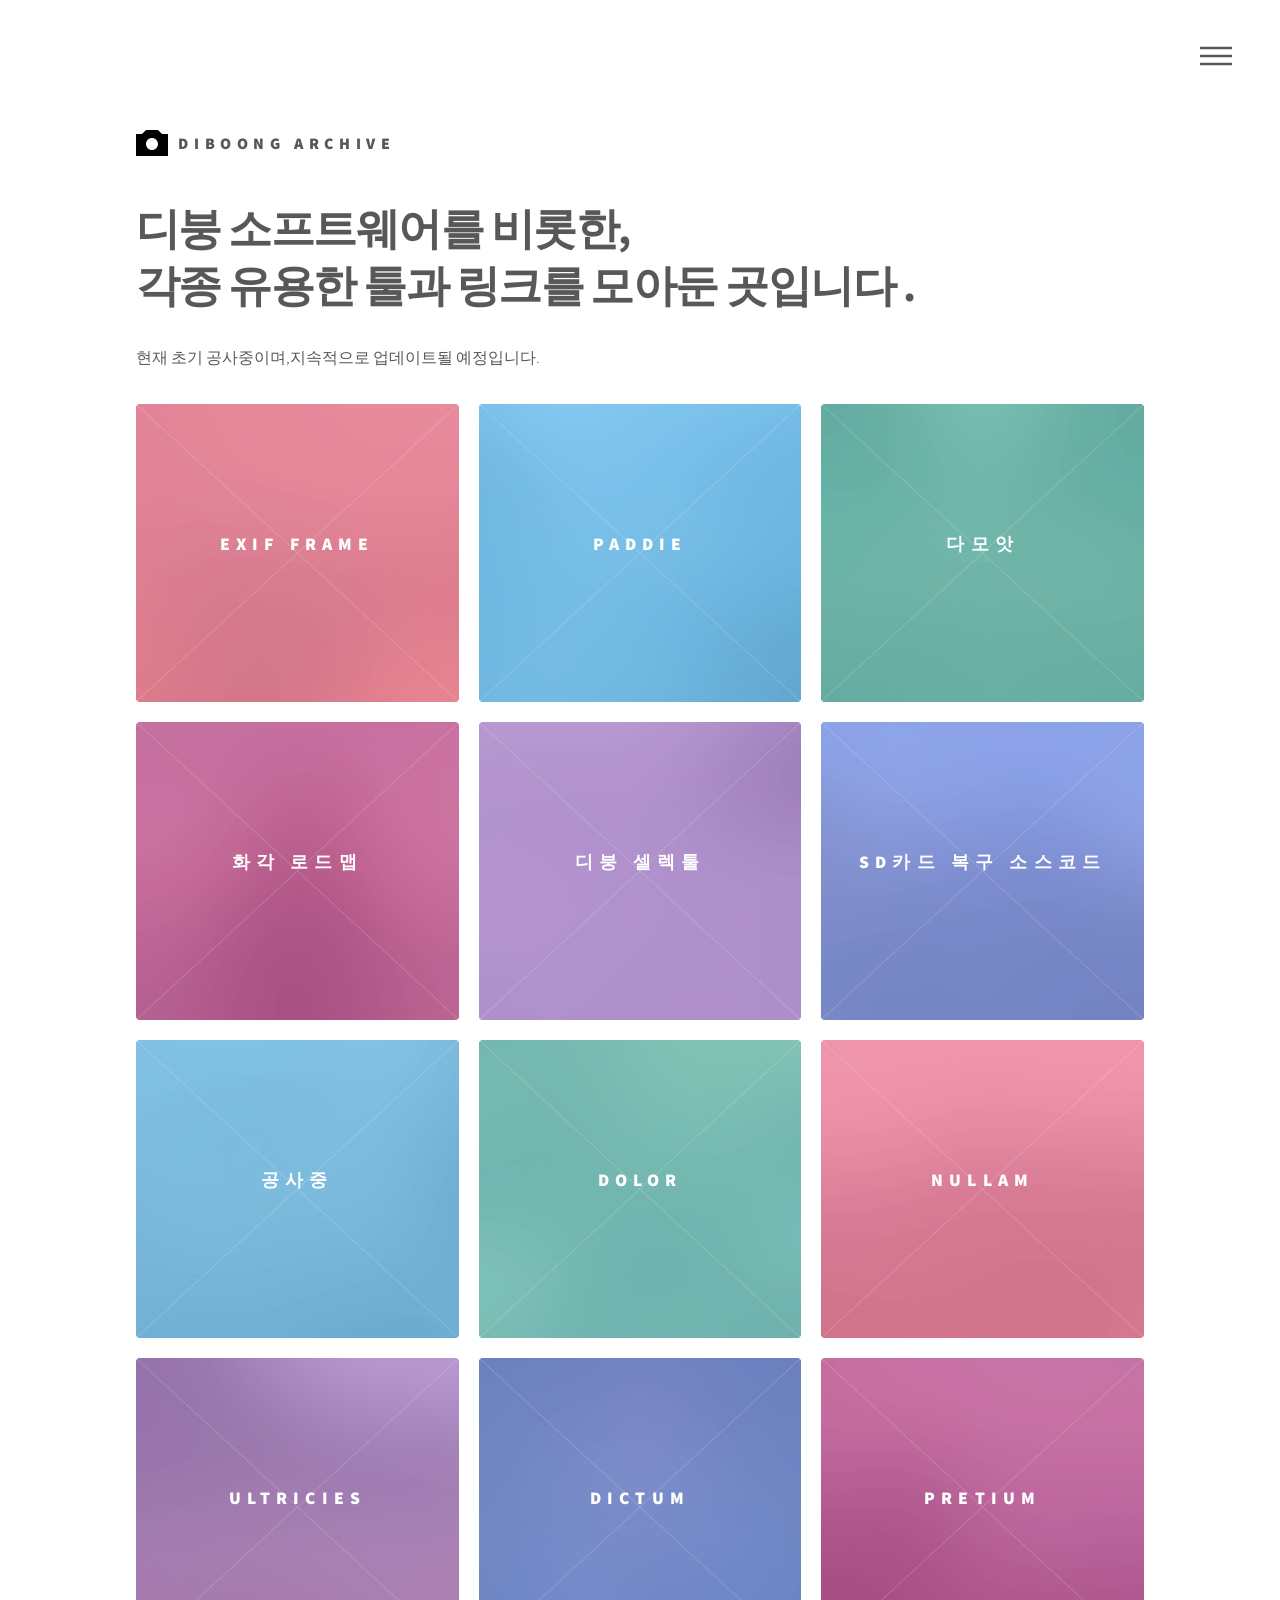
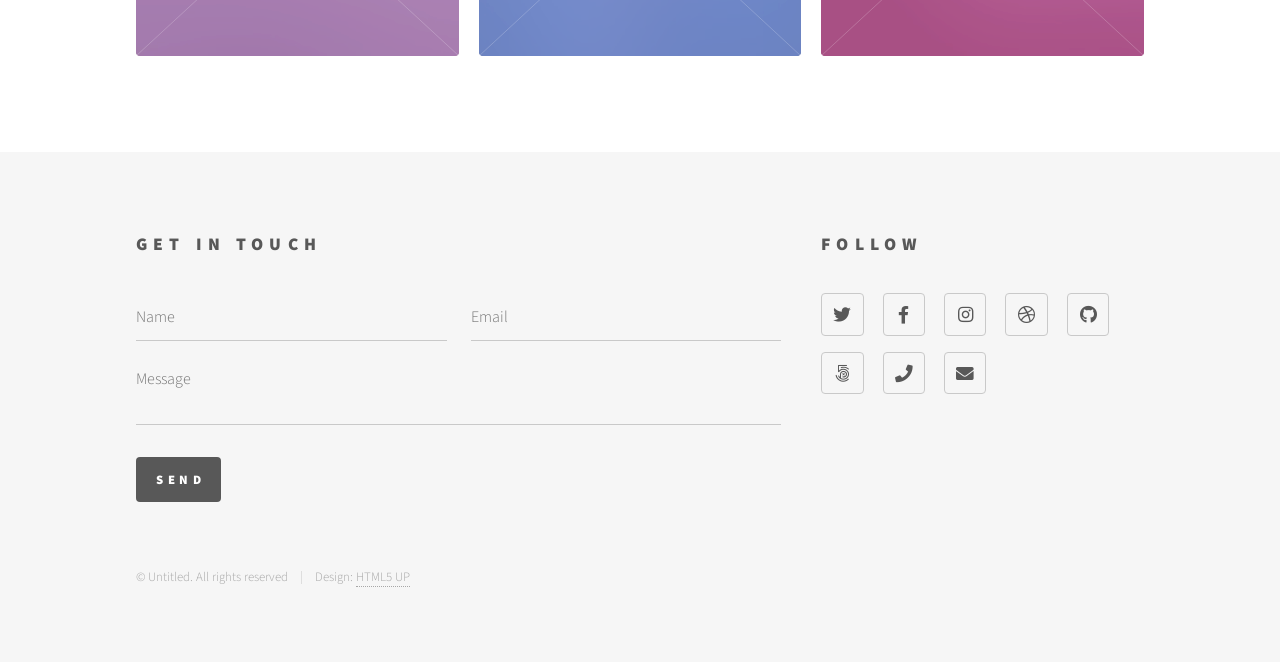
<file: index-backup.html>
<!DOCTYPE HTML>
<!--
	Phantom by HTML5 UP
	html5up.net | @ajlkn
	Free for personal and commercial use under the CCA 3.0 license (html5up.net/license)
-->
<html>
	<head>
		<title>Diboong Archive</title>
		<meta charset="utf-8" />
		<meta name="viewport" content="width=device-width, initial-scale=1, user-scalable=no" />
		<link rel="stylesheet" href="assets/css/main.css" />
		<noscript><link rel="stylesheet" href="assets/css/noscript.css" /></noscript>
	</head>
	<body class="is-preload">
		<!-- Wrapper -->
			<div id="wrapper">

				<!-- Header -->
					<header id="header">
						<div class="inner">

							<!-- Logo -->
								<a href="index.html" class="logo">
									<span class="symbol"><img src="images/logo.svg" alt="" /></span><span class="title">Diboong Archive</span>
								</a>

							<!-- Nav -->
								<nav>
									<ul>
										<li><a href="#menu">Menu</a></li>
									</ul>
								</nav>

						</div>
					</header>

				<!-- Menu -->
					<nav id="menu">
						<h2>Menu</h2>
						<ul>
							<li><a href="index.html">Home</a></li>
							<li><a href="generic.html">Ipsum veroeros</a></li>
							<li><a href="generic.html">Tempus etiam</a></li>
							<li><a href="generic.html">Consequat dolor</a></li>
							<li><a href="elements.html">Elements</a></li>
						</ul>
					</nav>

				<!-- Main -->
					<div id="main">
						<div class="inner">
							<header>
								<h1>디붕 소프트웨어를 비롯한,<br />각종 유용한 툴과 링크를 모아둔 곳입니다
								</a>.</h1>
								<p>현재 초기 공사중이며,지속적으로 업데이트될 예정입니다.</p>
							</header>
							<section class="tiles">
								<article class="style1">
									<span class="image">
										<img src="images/pic01.jpg" alt="" />
									</span>
									<a href="https://exif-frame.yuru.cam/">
										<h2>EXIF Frame</h2>
										<div class="content">
											<p>사진에 EXIF 정보가 담긴 프레임을 씌우거나, 간편하게 webp 포맷으로 변환할 수 있는 사이트</p>
										</div>
									</a>
								</article>
								<article class="style2">
									<span class="image">
										<img src="images/pic02.jpg" alt="" />
									</span>
									<a href="https://apps.apple.com/kr/app/paddie-%EA%B8%B0%EB%A1%9D%EC%9D%84-%EC%83%88%EA%B8%B0%EB%8A%94-%EC%82%AC%EC%A7%84-%ED%94%84%EB%A0%88%EC%9E%84/id6758503800">
										<h2>Paddie</h2>
										<div class="content">
											<p>사진에 EXIF 정보가 담긴 프레임을 씌우거나, 간편하게 webp 포맷으로 변환할 수 있는 앱<br />(iOS용)</p>
										</div>
									</a>
								</article>
								<article class="style3">
									<span class="image">
										<img src="images/pic03.jpg" alt="" />
									</span>
									<a href="https://damoat.com/">
										<h2>다모앗</h2>
										<div class="content">
											<p>전세계 출사지 공유지도<br />(디동여지도)</p>
										</div>
									</a>
								</article>
								<article class="style4">
									<span class="image">
										<img src="images/pic04.jpg" alt="" />
									</span>
									<a href="https://ff-length.vercel.app/">
										<h2>화각 로드맵</h2>
										<div class="content">
											<p>자신이 보유한 렌즈들을 마운트별로 로드맵 도표로 만들어 볼 수 있는 사이트</p>
										</div>
									</a>
								</article>
								<article class="style5">
									<span class="image">
										<img src="images/pic05.jpg" alt="" />
									</span>
									<a href="https://gall.dcinside.com/mgallery/board/view/?id=digitalpicture&no=1915145">
										<h2>디붕 셀렉툴</h2>
										<div class="content">
											<p>간편하게 RAW 포맷의 사진들을 살펴보고 선정할 수 있는 툴</p>
										</div>
									</a>
								</article>
								<article class="style6">
									<span class="image">
										<img src="images/pic06.jpg" alt="" />
									</span>
									<a href="https://gall.dcinside.com/mgallery/board/view/?id=digitalpicture&no=1915598">
										<h2>SD카드 복구 소스코드</h2>
										<div class="content">
											<p>포맷으로 날아간 사진을 복구하기 위한 소스코드<br />(클로드 제공)</p>
										</div>
									</a>
								</article>
								<article class="style2">
									<span class="image">
										<img src="images/pic07.jpg" alt="" />
									</span>
									<a href="https://damoat.com/">
										<h2>공사중</h2>
										<div class="content">
											<p>아직 안 만들었어요</p>
										</div>
									</a>
								</article>
								<article class="style3">
									<span class="image">
										<img src="images/pic08.jpg" alt="" />
									</span>
									<a href="generic.html">
										<h2>Dolor</h2>
										<div class="content">
											<p>Sed nisl arcu euismod sit amet nisi lorem etiam dolor veroeros et feugiat.</p>
										</div>
									</a>
								</article>
								<article class="style1">
									<span class="image">
										<img src="images/pic09.jpg" alt="" />
									</span>
									<a href="generic.html">
										<h2>Nullam</h2>
										<div class="content">
											<p>Sed nisl arcu euismod sit amet nisi lorem etiam dolor veroeros et feugiat.</p>
										</div>
									</a>
								</article>
								<article class="style5">
									<span class="image">
										<img src="images/pic10.jpg" alt="" />
									</span>
									<a href="generic.html">
										<h2>Ultricies</h2>
										<div class="content">
											<p>Sed nisl arcu euismod sit amet nisi lorem etiam dolor veroeros et feugiat.</p>
										</div>
									</a>
								</article>
								<article class="style6">
									<span class="image">
										<img src="images/pic11.jpg" alt="" />
									</span>
									<a href="generic.html">
										<h2>Dictum</h2>
										<div class="content">
											<p>Sed nisl arcu euismod sit amet nisi lorem etiam dolor veroeros et feugiat.</p>
										</div>
									</a>
								</article>
								<article class="style4">
									<span class="image">
										<img src="images/pic12.jpg" alt="" />
									</span>
									<a href="generic.html">
										<h2>Pretium</h2>
										<div class="content">
											<p>Sed nisl arcu euismod sit amet nisi lorem etiam dolor veroeros et feugiat.</p>
										</div>
									</a>
								</article>
							</section>
						</div>
					</div>

				<!-- Footer -->
					<footer id="footer">
						<div class="inner">
							<section>
								<h2>Get in touch</h2>
								<form method="post" action="#">
									<div class="fields">
										<div class="field half">
											<input type="text" name="name" id="name" placeholder="Name" />
										</div>
										<div class="field half">
											<input type="email" name="email" id="email" placeholder="Email" />
										</div>
										<div class="field">
											<textarea name="message" id="message" placeholder="Message"></textarea>
										</div>
									</div>
									<ul class="actions">
										<li><input type="submit" value="Send" class="primary" /></li>
									</ul>
								</form>
							</section>
							<section>
								<h2>Follow</h2>
								<ul class="icons">
									<li><a href="#" class="icon brands style2 fa-twitter"><span class="label">Twitter</span></a></li>
									<li><a href="#" class="icon brands style2 fa-facebook-f"><span class="label">Facebook</span></a></li>
									<li><a href="#" class="icon brands style2 fa-instagram"><span class="label">Instagram</span></a></li>
									<li><a href="#" class="icon brands style2 fa-dribbble"><span class="label">Dribbble</span></a></li>
									<li><a href="#" class="icon brands style2 fa-github"><span class="label">GitHub</span></a></li>
									<li><a href="#" class="icon brands style2 fa-500px"><span class="label">500px</span></a></li>
									<li><a href="#" class="icon solid style2 fa-phone"><span class="label">Phone</span></a></li>
									<li><a href="#" class="icon solid style2 fa-envelope"><span class="label">Email</span></a></li>
								</ul>
							</section>
							<ul class="copyright">
								<li>&copy; Untitled. All rights reserved</li><li>Design: <a href="http://html5up.net">HTML5 UP</a></li>
							</ul>
						</div>
					</footer>

			</div>

		<!-- Scripts -->
			<script src="assets/js/jquery.min.js"></script>
			<script src="assets/js/browser.min.js"></script>
			<script src="assets/js/breakpoints.min.js"></script>
			<script src="assets/js/util.js"></script>
			<script src="assets/js/main.js"></script>

	</body>
</html>
</file>
<file: assets/css/noscript.css>
/*
	Phantom by HTML5 UP
	html5up.net | @ajlkn
	Free for personal and commercial use under the CCA 3.0 license (html5up.net/license)
*/

/* Tiles */

	body.is-preload .tiles article {
		-moz-transform: none;
		-webkit-transform: none;
		-ms-transform: none;
		transform: none;
		opacity: 1;
	}
</file>
<file: assets/css/main.css>
@import url(fontawesome-all.min.css);
@import url("https://fonts.googleapis.com/css?family=Source+Sans+Pro:300,700,900");

/*
	Phantom by HTML5 UP
	html5up.net | @ajlkn
	Free for personal and commercial use under the CCA 3.0 license (html5up.net/license)
*/

html, body, div, span, applet, object,
iframe, h1, h2, h3, h4, h5, h6, p, blockquote,
pre, a, abbr, acronym, address, big, cite,
code, del, dfn, em, img, ins, kbd, q, s, samp,
small, strike, strong, sub, sup, tt, var, b,
u, i, center, dl, dt, dd, ol, ul, li, fieldset,
form, label, legend, table, caption, tbody,
tfoot, thead, tr, th, td, article, aside,
canvas, details, embed, figure, figcaption,
footer, header, hgroup, menu, nav, output, ruby,
section, summary, time, mark, audio, video {
	margin: 0;
	padding: 0;
	border: 0;
	font-size: 100%;
	font: inherit;
	vertical-align: baseline;}

article, aside, details, figcaption, figure,
footer, header, hgroup, menu, nav, section {
	display: block;}

body {
	line-height: 1;
}

ol, ul {
	list-style: none;
}

blockquote, q {
	quotes: none;
}

	blockquote:before, blockquote:after, q:before, q:after {
		content: '';
		content: none;
	}

table {
	border-collapse: collapse;
	border-spacing: 0;
}

body {
	-webkit-text-size-adjust: none;
}

mark {
	background-color: transparent;
	color: inherit;
}

input::-moz-focus-inner {
	border: 0;
	padding: 0;
}

input, select, textarea {
	-moz-appearance: none;
	-webkit-appearance: none;
	-ms-appearance: none;
	appearance: none;
}

/* Basic */

	@-ms-viewport {
		width: device-width;
	}

	body {
		-ms-overflow-style: scrollbar;
	}

	@media screen and (max-width: 480px) {

		html, body {
			min-width: 320px;
		}

	}

	html {
		box-sizing: border-box;
	}

	*, *:before, *:after {
		box-sizing: inherit;
	}

	body {
		background: #ffffff;
	}

		body.is-preload *, body.is-preload *:before, body.is-preload *:after {
			-moz-animation: none !important;
			-webkit-animation: none !important;
			-ms-animation: none !important;
			animation: none !important;
			-moz-transition: none !important;
			-webkit-transition: none !important;
			-ms-transition: none !important;
			transition: none !important;
		}

/* Type */

	body, input, select, textarea {
		color: #585858;
		font-family: "Source Sans Pro", Helvetica, sans-serif;
		font-size: 16pt;
		font-weight: 300;
		line-height: 1.75;
	}

		@media screen and (max-width: 1680px) {

			body, input, select, textarea {
				font-size: 14pt;
			}

		}

		@media screen and (max-width: 1280px) {

			body, input, select, textarea {
				font-size: 12pt;
			}

		}

	a {
		-moz-transition: border-bottom-color 0.2s ease, color 0.2s ease;
		-webkit-transition: border-bottom-color 0.2s ease, color 0.2s ease;
		-ms-transition: border-bottom-color 0.2s ease, color 0.2s ease;
		transition: border-bottom-color 0.2s ease, color 0.2s ease;
		text-decoration: none;
		color: #585858;
		border-bottom: dotted 1px rgba(88, 88, 88, 0.5);
	}

		a:hover {
			border-bottom-color: transparent;
			color: #f2849e !important;
		}

	strong, b {
		font-weight: 900;
	}

	em, i {
		font-style: italic;
	}

	p {
		margin: 0 0 2em 0;
	}

	h1 {
		font-size: 2.75em;
		font-weight: 700;
		line-height: 1.3;
		margin: 0 0 1em 0;
		letter-spacing: -0.035em;
	}

		h1 a {
			color: inherit;
		}

		@media screen and (max-width: 736px) {

			h1 {
				font-size: 2em;
				margin: 0 0 1em 0;
			}

		}

		@media screen and (max-width: 360px) {

			h1 {
				font-size: 1.75em;
			}

		}

	h2, h3, h4, h5, h6 {
		font-weight: 900;
		line-height: 1.5;
		margin: 0 0 2em 0;
		text-transform: uppercase;
		letter-spacing: 0.35em;
	}

		h2 a, h3 a, h4 a, h5 a, h6 a {
			color: inherit;
		}

	h2 {
		font-size: 1.1em;
	}

	h3 {
		font-size: 1em;
	}

	h4 {
		font-size: 0.8em;
	}

	h5 {
		font-size: 0.8em;
	}

	h6 {
		font-size: 0.8em;
	}

	@media screen and (max-width: 980px) {

		h1 br, h2 br, h3 br, h4 br, h5 br, h6 br {
			display: none;
		}

	}

	@media screen and (max-width: 736px) {

		h2 {
			font-size: 1em;
		}

		h3 {
			font-size: 0.8em;
		}

	}

	sub {
		font-size: 0.8em;
		position: relative;
		top: 0.5em;
	}

	sup {
		font-size: 0.8em;
		position: relative;
		top: -0.5em;
	}

	blockquote {
		border-left: solid 4px #c9c9c9;
		font-style: italic;
		margin: 0 0 2em 0;
		padding: 0.5em 0 0.5em 2em;
	}

	code {
		background: rgba(144, 144, 144, 0.075);
		border-radius: 4px;
		border: solid 1px #c9c9c9;
		font-family: "Courier New", monospace;
		font-size: 0.9em;
		margin: 0 0.25em;
		padding: 0.25em 0.65em;
	}

	pre {
		-webkit-overflow-scrolling: touch;
		font-family: "Courier New", monospace;
		font-size: 0.9em;
		margin: 0 0 2em 0;
	}

		pre code {
			display: block;
			line-height: 1.75;
			padding: 1em 1.5em;
			overflow-x: auto;
		}

	hr {
		border: 0;
		border-bottom: solid 1px #c9c9c9;
		margin: 2em 0;
	}

		hr.major {
			margin: 3em 0;
		}

	.align-left {
		text-align: left;
	}

	.align-center {
		text-align: center;
	}

	.align-right {
		text-align: right;
	}

/* Row */

	.row {
		display: flex;
		flex-wrap: wrap;
		box-sizing: border-box;
		align-items: stretch;
	}

		.row > * {
			box-sizing: border-box;
		}

		.row.gtr-uniform > * > :last-child {
			margin-bottom: 0;
		}

		.row.aln-left {
			justify-content: flex-start;
		}

		.row.aln-center {
			justify-content: center;
		}

		.row.aln-right {
			justify-content: flex-end;
		}

		.row.aln-top {
			align-items: flex-start;
		}

		.row.aln-middle {
			align-items: center;
		}

		.row.aln-bottom {
			align-items: flex-end;
		}

		.row > .imp {
			order: -1;
		}

		.row > .col-1 {
			width: 8.33333%;
		}

		.row > .off-1 {
			margin-left: 8.33333%;
		}

		.row > .col-2 {
			width: 16.66667%;
		}

		.row > .off-2 {
			margin-left: 16.66667%;
		}

		.row > .col-3 {
			width: 25%;
		}

		.row > .off-3 {
			margin-left: 25%;
		}

		.row > .col-4 {
			width: 33.33333%;
		}

		.row > .off-4 {
			margin-left: 33.33333%;
		}

		.row > .col-5 {
			width: 41.66667%;
		}

		.row > .off-5 {
			margin-left: 41.66667%;
		}

		.row > .col-6 {
			width: 50%;
		}

		.row > .off-6 {
			margin-left: 50%;
		}

		.row > .col-7 {
			width: 58.33333%;
		}

		.row > .off-7 {
			margin-left: 58.33333%;
		}

		.row > .col-8 {
			width: 66.66667%;
		}

		.row > .off-8 {
			margin-left: 66.66667%;
		}

		.row > .col-9 {
			width: 75%;
		}

		.row > .off-9 {
			margin-left: 75%;
		}

		.row > .col-10 {
			width: 83.33333%;
		}

		.row > .off-10 {
			margin-left: 83.33333%;
		}

		.row > .col-11 {
			width: 91.66667%;
		}

		.row > .off-11 {
			margin-left: 91.66667%;
		}

		.row > .col-12 {
			width: 100%;
		}

		.row > .off-12 {
			margin-left: 100%;
		}

		.row.gtr-0 {
			margin-top: 0;
			margin-left: 0em;
		}

			.row.gtr-0 > * {
				padding: 0 0 0 0em;
			}

			.row.gtr-0.gtr-uniform {
				margin-top: 0em;
			}

				.row.gtr-0.gtr-uniform > * {
					padding-top: 0em;
				}

		.row.gtr-25 {
			margin-top: 0;
			margin-left: -0.5em;
		}

			.row.gtr-25 > * {
				padding: 0 0 0 0.5em;
			}

			.row.gtr-25.gtr-uniform {
				margin-top: -0.5em;
			}

				.row.gtr-25.gtr-uniform > * {
					padding-top: 0.5em;
				}

		.row.gtr-50 {
			margin-top: 0;
			margin-left: -1em;
		}

			.row.gtr-50 > * {
				padding: 0 0 0 1em;
			}

			.row.gtr-50.gtr-uniform {
				margin-top: -1em;
			}

				.row.gtr-50.gtr-uniform > * {
					padding-top: 1em;
				}

		.row {
			margin-top: 0;
			margin-left: -2em;
		}

			.row > * {
				padding: 0 0 0 2em;
			}

			.row.gtr-uniform {
				margin-top: -2em;
			}

				.row.gtr-uniform > * {
					padding-top: 2em;
				}

		.row.gtr-150 {
			margin-top: 0;
			margin-left: -3em;
		}

			.row.gtr-150 > * {
				padding: 0 0 0 3em;
			}

			.row.gtr-150.gtr-uniform {
				margin-top: -3em;
			}

				.row.gtr-150.gtr-uniform > * {
					padding-top: 3em;
				}

		.row.gtr-200 {
			margin-top: 0;
			margin-left: -4em;
		}

			.row.gtr-200 > * {
				padding: 0 0 0 4em;
			}

			.row.gtr-200.gtr-uniform {
				margin-top: -4em;
			}

				.row.gtr-200.gtr-uniform > * {
					padding-top: 4em;
				}

		@media screen and (max-width: 1680px) {

			.row {
				display: flex;
				flex-wrap: wrap;
				box-sizing: border-box;
				align-items: stretch;
			}

				.row > * {
					box-sizing: border-box;
				}

				.row.gtr-uniform > * > :last-child {
					margin-bottom: 0;
				}

				.row.aln-left {
					justify-content: flex-start;
				}

				.row.aln-center {
					justify-content: center;
				}

				.row.aln-right {
					justify-content: flex-end;
				}

				.row.aln-top {
					align-items: flex-start;
				}

				.row.aln-middle {
					align-items: center;
				}

				.row.aln-bottom {
					align-items: flex-end;
				}

				.row > .imp-xlarge {
					order: -1;
				}

				.row > .col-1-xlarge {
					width: 8.33333%;
				}

				.row > .off-1-xlarge {
					margin-left: 8.33333%;
				}

				.row > .col-2-xlarge {
					width: 16.66667%;
				}

				.row > .off-2-xlarge {
					margin-left: 16.66667%;
				}

				.row > .col-3-xlarge {
					width: 25%;
				}

				.row > .off-3-xlarge {
					margin-left: 25%;
				}

				.row > .col-4-xlarge {
					width: 33.33333%;
				}

				.row > .off-4-xlarge {
					margin-left: 33.33333%;
				}

				.row > .col-5-xlarge {
					width: 41.66667%;
				}

				.row > .off-5-xlarge {
					margin-left: 41.66667%;
				}

				.row > .col-6-xlarge {
					width: 50%;
				}

				.row > .off-6-xlarge {
					margin-left: 50%;
				}

				.row > .col-7-xlarge {
					width: 58.33333%;
				}

				.row > .off-7-xlarge {
					margin-left: 58.33333%;
				}

				.row > .col-8-xlarge {
					width: 66.66667%;
				}

				.row > .off-8-xlarge {
					margin-left: 66.66667%;
				}

				.row > .col-9-xlarge {
					width: 75%;
				}

				.row > .off-9-xlarge {
					margin-left: 75%;
				}

				.row > .col-10-xlarge {
					width: 83.33333%;
				}

				.row > .off-10-xlarge {
					margin-left: 83.33333%;
				}

				.row > .col-11-xlarge {
					width: 91.66667%;
				}

				.row > .off-11-xlarge {
					margin-left: 91.66667%;
				}

				.row > .col-12-xlarge {
					width: 100%;
				}

				.row > .off-12-xlarge {
					margin-left: 100%;
				}

				.row.gtr-0 {
					margin-top: 0;
					margin-left: 0em;
				}

					.row.gtr-0 > * {
						padding: 0 0 0 0em;
					}

					.row.gtr-0.gtr-uniform {
						margin-top: 0em;
					}

						.row.gtr-0.gtr-uniform > * {
							padding-top: 0em;
						}

				.row.gtr-25 {
					margin-top: 0;
					margin-left: -0.5em;
				}

					.row.gtr-25 > * {
						padding: 0 0 0 0.5em;
					}

					.row.gtr-25.gtr-uniform {
						margin-top: -0.5em;
					}

						.row.gtr-25.gtr-uniform > * {
							padding-top: 0.5em;
						}

				.row.gtr-50 {
					margin-top: 0;
					margin-left: -1em;
				}

					.row.gtr-50 > * {
						padding: 0 0 0 1em;
					}

					.row.gtr-50.gtr-uniform {
						margin-top: -1em;
					}

						.row.gtr-50.gtr-uniform > * {
							padding-top: 1em;
						}

				.row {
					margin-top: 0;
					margin-left: -2em;
				}

					.row > * {
						padding: 0 0 0 2em;
					}

					.row.gtr-uniform {
						margin-top: -2em;
					}

						.row.gtr-uniform > * {
							padding-top: 2em;
						}

				.row.gtr-150 {
					margin-top: 0;
					margin-left: -3em;
				}

					.row.gtr-150 > * {
						padding: 0 0 0 3em;
					}

					.row.gtr-150.gtr-uniform {
						margin-top: -3em;
					}

						.row.gtr-150.gtr-uniform > * {
							padding-top: 3em;
						}

				.row.gtr-200 {
					margin-top: 0;
					margin-left: -4em;
				}

					.row.gtr-200 > * {
						padding: 0 0 0 4em;
					}

					.row.gtr-200.gtr-uniform {
						margin-top: -4em;
					}

						.row.gtr-200.gtr-uniform > * {
							padding-top: 4em;
						}

		}

		@media screen and (max-width: 1280px) {

			.row {
				display: flex;
				flex-wrap: wrap;
				box-sizing: border-box;
				align-items: stretch;
			}

				.row > * {
					box-sizing: border-box;
				}

				.row.gtr-uniform > * > :last-child {
					margin-bottom: 0;
				}

				.row.aln-left {
					justify-content: flex-start;
				}

				.row.aln-center {
					justify-content: center;
				}

				.row.aln-right {
					justify-content: flex-end;
				}

				.row.aln-top {
					align-items: flex-start;
				}

				.row.aln-middle {
					align-items: center;
				}

				.row.aln-bottom {
					align-items: flex-end;
				}

				.row > .imp-large {
					order: -1;
				}

				.row > .col-1-large {
					width: 8.33333%;
				}

				.row > .off-1-large {
					margin-left: 8.33333%;
				}

				.row > .col-2-large {
					width: 16.66667%;
				}

				.row > .off-2-large {
					margin-left: 16.66667%;
				}

				.row > .col-3-large {
					width: 25%;
				}

				.row > .off-3-large {
					margin-left: 25%;
				}

				.row > .col-4-large {
					width: 33.33333%;
				}

				.row > .off-4-large {
					margin-left: 33.33333%;
				}

				.row > .col-5-large {
					width: 41.66667%;
				}

				.row > .off-5-large {
					margin-left: 41.66667%;
				}

				.row > .col-6-large {
					width: 50%;
				}

				.row > .off-6-large {
					margin-left: 50%;
				}

				.row > .col-7-large {
					width: 58.33333%;
				}

				.row > .off-7-large {
					margin-left: 58.33333%;
				}

				.row > .col-8-large {
					width: 66.66667%;
				}

				.row > .off-8-large {
					margin-left: 66.66667%;
				}

				.row > .col-9-large {
					width: 75%;
				}

				.row > .off-9-large {
					margin-left: 75%;
				}

				.row > .col-10-large {
					width: 83.33333%;
				}

				.row > .off-10-large {
					margin-left: 83.33333%;
				}

				.row > .col-11-large {
					width: 91.66667%;
				}

				.row > .off-11-large {
					margin-left: 91.66667%;
				}

				.row > .col-12-large {
					width: 100%;
				}

				.row > .off-12-large {
					margin-left: 100%;
				}

				.row.gtr-0 {
					margin-top: 0;
					margin-left: 0em;
				}

					.row.gtr-0 > * {
						padding: 0 0 0 0em;
					}

					.row.gtr-0.gtr-uniform {
						margin-top: 0em;
					}

						.row.gtr-0.gtr-uniform > * {
							padding-top: 0em;
						}

				.row.gtr-25 {
					margin-top: 0;
					margin-left: -0.5em;
				}

					.row.gtr-25 > * {
						padding: 0 0 0 0.5em;
					}

					.row.gtr-25.gtr-uniform {
						margin-top: -0.5em;
					}

						.row.gtr-25.gtr-uniform > * {
							padding-top: 0.5em;
						}

				.row.gtr-50 {
					margin-top: 0;
					margin-left: -1em;
				}

					.row.gtr-50 > * {
						padding: 0 0 0 1em;
					}

					.row.gtr-50.gtr-uniform {
						margin-top: -1em;
					}

						.row.gtr-50.gtr-uniform > * {
							padding-top: 1em;
						}

				.row {
					margin-top: 0;
					margin-left: -2em;
				}

					.row > * {
						padding: 0 0 0 2em;
					}

					.row.gtr-uniform {
						margin-top: -2em;
					}

						.row.gtr-uniform > * {
							padding-top: 2em;
						}

				.row.gtr-150 {
					margin-top: 0;
					margin-left: -3em;
				}

					.row.gtr-150 > * {
						padding: 0 0 0 3em;
					}

					.row.gtr-150.gtr-uniform {
						margin-top: -3em;
					}

						.row.gtr-150.gtr-uniform > * {
							padding-top: 3em;
						}

				.row.gtr-200 {
					margin-top: 0;
					margin-left: -4em;
				}

					.row.gtr-200 > * {
						padding: 0 0 0 4em;
					}

					.row.gtr-200.gtr-uniform {
						margin-top: -4em;
					}

						.row.gtr-200.gtr-uniform > * {
							padding-top: 4em;
						}

		}

		@media screen and (max-width: 980px) {

			.row {
				display: flex;
				flex-wrap: wrap;
				box-sizing: border-box;
				align-items: stretch;
			}

				.row > * {
					box-sizing: border-box;
				}

				.row.gtr-uniform > * > :last-child {
					margin-bottom: 0;
				}

				.row.aln-left {
					justify-content: flex-start;
				}

				.row.aln-center {
					justify-content: center;
				}

				.row.aln-right {
					justify-content: flex-end;
				}

				.row.aln-top {
					align-items: flex-start;
				}

				.row.aln-middle {
					align-items: center;
				}

				.row.aln-bottom {
					align-items: flex-end;
				}

				.row > .imp-medium {
					order: -1;
				}

				.row > .col-1-medium {
					width: 8.33333%;
				}

				.row > .off-1-medium {
					margin-left: 8.33333%;
				}

				.row > .col-2-medium {
					width: 16.66667%;
				}

				.row > .off-2-medium {
					margin-left: 16.66667%;
				}

				.row > .col-3-medium {
					width: 25%;
				}

				.row > .off-3-medium {
					margin-left: 25%;
				}

				.row > .col-4-medium {
					width: 33.33333%;
				}

				.row > .off-4-medium {
					margin-left: 33.33333%;
				}

				.row > .col-5-medium {
					width: 41.66667%;
				}

				.row > .off-5-medium {
					margin-left: 41.66667%;
				}

				.row > .col-6-medium {
					width: 50%;
				}

				.row > .off-6-medium {
					margin-left: 50%;
				}

				.row > .col-7-medium {
					width: 58.33333%;
				}

				.row > .off-7-medium {
					margin-left: 58.33333%;
				}

				.row > .col-8-medium {
					width: 66.66667%;
				}

				.row > .off-8-medium {
					margin-left: 66.66667%;
				}

				.row > .col-9-medium {
					width: 75%;
				}

				.row > .off-9-medium {
					margin-left: 75%;
				}

				.row > .col-10-medium {
					width: 83.33333%;
				}

				.row > .off-10-medium {
					margin-left: 83.33333%;
				}

				.row > .col-11-medium {
					width: 91.66667%;
				}

				.row > .off-11-medium {
					margin-left: 91.66667%;
				}

				.row > .col-12-medium {
					width: 100%;
				}

				.row > .off-12-medium {
					margin-left: 100%;
				}

				.row.gtr-0 {
					margin-top: 0;
					margin-left: 0em;
				}

					.row.gtr-0 > * {
						padding: 0 0 0 0em;
					}

					.row.gtr-0.gtr-uniform {
						margin-top: 0em;
					}

						.row.gtr-0.gtr-uniform > * {
							padding-top: 0em;
						}

				.row.gtr-25 {
					margin-top: 0;
					margin-left: -0.375em;
				}

					.row.gtr-25 > * {
						padding: 0 0 0 0.375em;
					}

					.row.gtr-25.gtr-uniform {
						margin-top: -0.375em;
					}

						.row.gtr-25.gtr-uniform > * {
							padding-top: 0.375em;
						}

				.row.gtr-50 {
					margin-top: 0;
					margin-left: -0.75em;
				}

					.row.gtr-50 > * {
						padding: 0 0 0 0.75em;
					}

					.row.gtr-50.gtr-uniform {
						margin-top: -0.75em;
					}

						.row.gtr-50.gtr-uniform > * {
							padding-top: 0.75em;
						}

				.row {
					margin-top: 0;
					margin-left: -1.5em;
				}

					.row > * {
						padding: 0 0 0 1.5em;
					}

					.row.gtr-uniform {
						margin-top: -1.5em;
					}

						.row.gtr-uniform > * {
							padding-top: 1.5em;
						}

				.row.gtr-150 {
					margin-top: 0;
					margin-left: -2.25em;
				}

					.row.gtr-150 > * {
						padding: 0 0 0 2.25em;
					}

					.row.gtr-150.gtr-uniform {
						margin-top: -2.25em;
					}

						.row.gtr-150.gtr-uniform > * {
							padding-top: 2.25em;
						}

				.row.gtr-200 {
					margin-top: 0;
					margin-left: -3em;
				}

					.row.gtr-200 > * {
						padding: 0 0 0 3em;
					}

					.row.gtr-200.gtr-uniform {
						margin-top: -3em;
					}

						.row.gtr-200.gtr-uniform > * {
							padding-top: 3em;
						}

		}

		@media screen and (max-width: 736px) {

			.row {
				display: flex;
				flex-wrap: wrap;
				box-sizing: border-box;
				align-items: stretch;
			}

				.row > * {
					box-sizing: border-box;
				}

				.row.gtr-uniform > * > :last-child {
					margin-bottom: 0;
				}

				.row.aln-left {
					justify-content: flex-start;
				}

				.row.aln-center {
					justify-content: center;
				}

				.row.aln-right {
					justify-content: flex-end;
				}

				.row.aln-top {
					align-items: flex-start;
				}

				.row.aln-middle {
					align-items: center;
				}

				.row.aln-bottom {
					align-items: flex-end;
				}

				.row > .imp-small {
					order: -1;
				}

				.row > .col-1-small {
					width: 8.33333%;
				}

				.row > .off-1-small {
					margin-left: 8.33333%;
				}

				.row > .col-2-small {
					width: 16.66667%;
				}

				.row > .off-2-small {
					margin-left: 16.66667%;
				}

				.row > .col-3-small {
					width: 25%;
				}

				.row > .off-3-small {
					margin-left: 25%;
				}

				.row > .col-4-small {
					width: 33.33333%;
				}

				.row > .off-4-small {
					margin-left: 33.33333%;
				}

				.row > .col-5-small {
					width: 41.66667%;
				}

				.row > .off-5-small {
					margin-left: 41.66667%;
				}

				.row > .col-6-small {
					width: 50%;
				}

				.row > .off-6-small {
					margin-left: 50%;
				}

				.row > .col-7-small {
					width: 58.33333%;
				}

				.row > .off-7-small {
					margin-left: 58.33333%;
				}

				.row > .col-8-small {
					width: 66.66667%;
				}

				.row > .off-8-small {
					margin-left: 66.66667%;
				}

				.row > .col-9-small {
					width: 75%;
				}

				.row > .off-9-small {
					margin-left: 75%;
				}

				.row > .col-10-small {
					width: 83.33333%;
				}

				.row > .off-10-small {
					margin-left: 83.33333%;
				}

				.row > .col-11-small {
					width: 91.66667%;
				}

				.row > .off-11-small {
					margin-left: 91.66667%;
				}

				.row > .col-12-small {
					width: 100%;
				}

				.row > .off-12-small {
					margin-left: 100%;
				}

				.row.gtr-0 {
					margin-top: 0;
					margin-left: 0em;
				}

					.row.gtr-0 > * {
						padding: 0 0 0 0em;
					}

					.row.gtr-0.gtr-uniform {
						margin-top: 0em;
					}

						.row.gtr-0.gtr-uniform > * {
							padding-top: 0em;
						}

				.row.gtr-25 {
					margin-top: 0;
					margin-left: -0.25em;
				}

					.row.gtr-25 > * {
						padding: 0 0 0 0.25em;
					}

					.row.gtr-25.gtr-uniform {
						margin-top: -0.25em;
					}

						.row.gtr-25.gtr-uniform > * {
							padding-top: 0.25em;
						}

				.row.gtr-50 {
					margin-top: 0;
					margin-left: -0.5em;
				}

					.row.gtr-50 > * {
						padding: 0 0 0 0.5em;
					}

					.row.gtr-50.gtr-uniform {
						margin-top: -0.5em;
					}

						.row.gtr-50.gtr-uniform > * {
							padding-top: 0.5em;
						}

				.row {
					margin-top: 0;
					margin-left: -1em;
				}

					.row > * {
						padding: 0 0 0 1em;
					}

					.row.gtr-uniform {
						margin-top: -1em;
					}

						.row.gtr-uniform > * {
							padding-top: 1em;
						}

				.row.gtr-150 {
					margin-top: 0;
					margin-left: -1.5em;
				}

					.row.gtr-150 > * {
						padding: 0 0 0 1.5em;
					}

					.row.gtr-150.gtr-uniform {
						margin-top: -1.5em;
					}

						.row.gtr-150.gtr-uniform > * {
							padding-top: 1.5em;
						}

				.row.gtr-200 {
					margin-top: 0;
					margin-left: -2em;
				}

					.row.gtr-200 > * {
						padding: 0 0 0 2em;
					}

					.row.gtr-200.gtr-uniform {
						margin-top: -2em;
					}

						.row.gtr-200.gtr-uniform > * {
							padding-top: 2em;
						}

		}

		@media screen and (max-width: 480px) {

			.row {
				display: flex;
				flex-wrap: wrap;
				box-sizing: border-box;
				align-items: stretch;
			}

				.row > * {
					box-sizing: border-box;
				}

				.row.gtr-uniform > * > :last-child {
					margin-bottom: 0;
				}

				.row.aln-left {
					justify-content: flex-start;
				}

				.row.aln-center {
					justify-content: center;
				}

				.row.aln-right {
					justify-content: flex-end;
				}

				.row.aln-top {
					align-items: flex-start;
				}

				.row.aln-middle {
					align-items: center;
				}

				.row.aln-bottom {
					align-items: flex-end;
				}

				.row > .imp-xsmall {
					order: -1;
				}

				.row > .col-1-xsmall {
					width: 8.33333%;
				}

				.row > .off-1-xsmall {
					margin-left: 8.33333%;
				}

				.row > .col-2-xsmall {
					width: 16.66667%;
				}

				.row > .off-2-xsmall {
					margin-left: 16.66667%;
				}

				.row > .col-3-xsmall {
					width: 25%;
				}

				.row > .off-3-xsmall {
					margin-left: 25%;
				}

				.row > .col-4-xsmall {
					width: 33.33333%;
				}

				.row > .off-4-xsmall {
					margin-left: 33.33333%;
				}

				.row > .col-5-xsmall {
					width: 41.66667%;
				}

				.row > .off-5-xsmall {
					margin-left: 41.66667%;
				}

				.row > .col-6-xsmall {
					width: 50%;
				}

				.row > .off-6-xsmall {
					margin-left: 50%;
				}

				.row > .col-7-xsmall {
					width: 58.33333%;
				}

				.row > .off-7-xsmall {
					margin-left: 58.33333%;
				}

				.row > .col-8-xsmall {
					width: 66.66667%;
				}

				.row > .off-8-xsmall {
					margin-left: 66.66667%;
				}

				.row > .col-9-xsmall {
					width: 75%;
				}

				.row > .off-9-xsmall {
					margin-left: 75%;
				}

				.row > .col-10-xsmall {
					width: 83.33333%;
				}

				.row > .off-10-xsmall {
					margin-left: 83.33333%;
				}

				.row > .col-11-xsmall {
					width: 91.66667%;
				}

				.row > .off-11-xsmall {
					margin-left: 91.66667%;
				}

				.row > .col-12-xsmall {
					width: 100%;
				}

				.row > .off-12-xsmall {
					margin-left: 100%;
				}

				.row.gtr-0 {
					margin-top: 0;
					margin-left: 0em;
				}

					.row.gtr-0 > * {
						padding: 0 0 0 0em;
					}

					.row.gtr-0.gtr-uniform {
						margin-top: 0em;
					}

						.row.gtr-0.gtr-uniform > * {
							padding-top: 0em;
						}

				.row.gtr-25 {
					margin-top: 0;
					margin-left: -0.25em;
				}

					.row.gtr-25 > * {
						padding: 0 0 0 0.25em;
					}

					.row.gtr-25.gtr-uniform {
						margin-top: -0.25em;
					}

						.row.gtr-25.gtr-uniform > * {
							padding-top: 0.25em;
						}

				.row.gtr-50 {
					margin-top: 0;
					margin-left: -0.5em;
				}

					.row.gtr-50 > * {
						padding: 0 0 0 0.5em;
					}

					.row.gtr-50.gtr-uniform {
						margin-top: -0.5em;
					}

						.row.gtr-50.gtr-uniform > * {
							padding-top: 0.5em;
						}

				.row {
					margin-top: 0;
					margin-left: -1em;
				}

					.row > * {
						padding: 0 0 0 1em;
					}

					.row.gtr-uniform {
						margin-top: -1em;
					}

						.row.gtr-uniform > * {
							padding-top: 1em;
						}

				.row.gtr-150 {
					margin-top: 0;
					margin-left: -1.5em;
				}

					.row.gtr-150 > * {
						padding: 0 0 0 1.5em;
					}

					.row.gtr-150.gtr-uniform {
						margin-top: -1.5em;
					}

						.row.gtr-150.gtr-uniform > * {
							padding-top: 1.5em;
						}

				.row.gtr-200 {
					margin-top: 0;
					margin-left: -2em;
				}

					.row.gtr-200 > * {
						padding: 0 0 0 2em;
					}

					.row.gtr-200.gtr-uniform {
						margin-top: -2em;
					}

						.row.gtr-200.gtr-uniform > * {
							padding-top: 2em;
						}

		}

/* Section/Article */

	section.special, article.special {
		text-align: center;
	}

	header p {
		margin-top: -1em;
	}

	@media screen and (max-width: 736px) {

		header p {
			margin-top: 0;
		}

	}

/* Icon */

	.icon {
		text-decoration: none;
		border-bottom: none;
		position: relative;
	}

		.icon:before {
			-moz-osx-font-smoothing: grayscale;
			-webkit-font-smoothing: antialiased;
			display: inline-block;
			font-style: normal;
			font-variant: normal;
			text-rendering: auto;
			line-height: 1;
			text-transform: none !important;
			font-family: 'Font Awesome 5 Free';
			font-weight: 400;
		}

		.icon > .label {
			display: none;
		}

		.icon:before {
			line-height: inherit;
		}

		.icon.solid:before {
			font-weight: 900;
		}

		.icon.brands:before {
			font-family: 'Font Awesome 5 Brands';
		}

		.icon.style2 {
			-moz-transition: background-color 0.2s ease-in-out, color 0.2s ease-in-out, border-color 0.2s ease-in-out;
			-webkit-transition: background-color 0.2s ease-in-out, color 0.2s ease-in-out, border-color 0.2s ease-in-out;
			-ms-transition: background-color 0.2s ease-in-out, color 0.2s ease-in-out, border-color 0.2s ease-in-out;
			transition: background-color 0.2s ease-in-out, color 0.2s ease-in-out, border-color 0.2s ease-in-out;
			background-color: transparent;
			border: solid 1px #c9c9c9;
			border-radius: 4px;
			width: 2.65em;
			height: 2.65em;
			display: inline-block;
			text-align: center;
			line-height: 2.65em;
			color: inherit;
		}

			.icon.style2:before {
				font-size: 1.1em;
			}

			.icon.style2:hover {
				color: #f2849e;
				border-color: #f2849e;
			}

			.icon.style2:active {
				background-color: rgba(242, 132, 158, 0.1);
			}

/* List */

	ol {
		list-style: decimal;
		margin: 0 0 2em 0;
		padding-left: 1.25em;
	}

		ol li {
			padding-left: 0.25em;
		}

	ul {
		list-style: disc;
		margin: 0 0 2em 0;
		padding-left: 1em;
	}

		ul li {
			padding-left: 0.5em;
		}

		ul.alt {
			list-style: none;
			padding-left: 0;
		}

			ul.alt li {
				border-top: solid 1px #c9c9c9;
				padding: 0.5em 0;
			}

				ul.alt li:first-child {
					border-top: 0;
					padding-top: 0;
				}

	dl {
		margin: 0 0 2em 0;
	}

		dl dt {
			display: block;
			font-weight: 900;
			margin: 0 0 1em 0;
		}

		dl dd {
			margin-left: 2em;
		}

/* Actions */

	ul.actions {
		display: -moz-flex;
		display: -webkit-flex;
		display: -ms-flex;
		display: flex;
		cursor: default;
		list-style: none;
		margin-left: -1em;
		padding-left: 0;
	}

		ul.actions li {
			padding: 0 0 0 1em;
			vertical-align: middle;
		}

		ul.actions.special {
			-moz-justify-content: center;
			-webkit-justify-content: center;
			-ms-justify-content: center;
			justify-content: center;
			width: 100%;
			margin-left: 0;
		}

			ul.actions.special li:first-child {
				padding-left: 0;
			}

		ul.actions.stacked {
			-moz-flex-direction: column;
			-webkit-flex-direction: column;
			-ms-flex-direction: column;
			flex-direction: column;
			margin-left: 0;
		}

			ul.actions.stacked li {
				padding: 1.3em 0 0 0;
			}

				ul.actions.stacked li:first-child {
					padding-top: 0;
				}

		ul.actions.fit {
			width: calc(100% + 1em);
		}

			ul.actions.fit li {
				-moz-flex-grow: 1;
				-webkit-flex-grow: 1;
				-ms-flex-grow: 1;
				flex-grow: 1;
				-moz-flex-shrink: 1;
				-webkit-flex-shrink: 1;
				-ms-flex-shrink: 1;
				flex-shrink: 1;
				width: 100%;
			}

				ul.actions.fit li > * {
					width: 100%;
				}

			ul.actions.fit.stacked {
				width: 100%;
			}

		@media screen and (max-width: 480px) {

			ul.actions:not(.fixed) {
				-moz-flex-direction: column;
				-webkit-flex-direction: column;
				-ms-flex-direction: column;
				flex-direction: column;
				margin-left: 0;
				width: 100% !important;
			}

				ul.actions:not(.fixed) li {
					-moz-flex-grow: 1;
					-webkit-flex-grow: 1;
					-ms-flex-grow: 1;
					flex-grow: 1;
					-moz-flex-shrink: 1;
					-webkit-flex-shrink: 1;
					-ms-flex-shrink: 1;
					flex-shrink: 1;
					padding: 1em 0 0 0;
					text-align: center;
					width: 100%;
				}

					ul.actions:not(.fixed) li > * {
						width: 100%;
					}

					ul.actions:not(.fixed) li:first-child {
						padding-top: 0;
					}

					ul.actions:not(.fixed) li input[type="submit"],
					ul.actions:not(.fixed) li input[type="reset"],
					ul.actions:not(.fixed) li input[type="button"],
					ul.actions:not(.fixed) li button,
					ul.actions:not(.fixed) li .button {
						width: 100%;
					}

						ul.actions:not(.fixed) li input[type="submit"].icon:before,
						ul.actions:not(.fixed) li input[type="reset"].icon:before,
						ul.actions:not(.fixed) li input[type="button"].icon:before,
						ul.actions:not(.fixed) li button.icon:before,
						ul.actions:not(.fixed) li .button.icon:before {
							margin-left: -0.5rem;
						}

		}

/* Icons */

	ul.icons {
		cursor: default;
		list-style: none;
		padding-left: 0;
		margin: -1em 0 2em -1em;
	}

		ul.icons li {
			display: inline-block;
			padding: 1em 0 0 1em;
		}

/* Form */

	form {
		margin: 0 0 2em 0;
		overflow-x: hidden;
	}

		form > :last-child {
			margin-bottom: 0;
		}

		form > .fields {
			display: -moz-flex;
			display: -webkit-flex;
			display: -ms-flex;
			display: flex;
			-moz-flex-wrap: wrap;
			-webkit-flex-wrap: wrap;
			-ms-flex-wrap: wrap;
			flex-wrap: wrap;
			width: calc(100% + 3em);
			margin: -1.5em 0 2em -1.5em;
		}

			form > .fields > .field {
				-moz-flex-grow: 0;
				-webkit-flex-grow: 0;
				-ms-flex-grow: 0;
				flex-grow: 0;
				-moz-flex-shrink: 0;
				-webkit-flex-shrink: 0;
				-ms-flex-shrink: 0;
				flex-shrink: 0;
				padding: 1.5em 0 0 1.5em;
				width: calc(100% - 1.5em);
			}

				form > .fields > .field.half {
					width: calc(50% - 0.75em);
				}

				form > .fields > .field.third {
					width: calc(100%/3 - 0.5em);
				}

				form > .fields > .field.quarter {
					width: calc(25% - 0.375em);
				}

		@media screen and (max-width: 480px) {

			form > .fields {
				width: calc(100% + 3em);
				margin: -1.5em 0 2em -1.5em;
			}

				form > .fields > .field {
					padding: 1.5em 0 0 1.5em;
					width: calc(100% - 1.5em);
				}

					form > .fields > .field.half {
						width: calc(100% - 1.5em);
					}

					form > .fields > .field.third {
						width: calc(100% - 1.5em);
					}

					form > .fields > .field.quarter {
						width: calc(100% - 1.5em);
					}

		}

	label {
		display: block;
		font-size: 0.9em;
		font-weight: 900;
		margin: 0 0 1em 0;
	}

	input[type="text"],
	input[type="password"],
	input[type="email"],
	input[type="tel"],
	select,
	textarea {
		-moz-appearance: none;
		-webkit-appearance: none;
		-ms-appearance: none;
		appearance: none;
		background-color: transparent;
		border: none;
		border-radius: 0;
		border-bottom: solid 1px #c9c9c9;
		color: inherit;
		display: block;
		outline: 0;
		padding: 0;
		text-decoration: none;
		width: 100%;
	}

		input[type="text"]:invalid,
		input[type="password"]:invalid,
		input[type="email"]:invalid,
		input[type="tel"]:invalid,
		select:invalid,
		textarea:invalid {
			box-shadow: none;
		}

		input[type="text"]:focus,
		input[type="password"]:focus,
		input[type="email"]:focus,
		input[type="tel"]:focus,
		select:focus,
		textarea:focus {
			border-bottom-color: #f2849e;
			box-shadow: inset 0 -1px 0 0 #f2849e;
		}

	select {
		background-image: url("data:image/svg+xml;charset=utf8,%3Csvg xmlns='http://www.w3.org/2000/svg' width='40' height='40' preserveAspectRatio='none' viewBox='0 0 40 40'%3E%3Cpath d='M9.4,12.3l10.4,10.4l10.4-10.4c0.2-0.2,0.5-0.4,0.9-0.4c0.3,0,0.6,0.1,0.9,0.4l3.3,3.3c0.2,0.2,0.4,0.5,0.4,0.9 c0,0.4-0.1,0.6-0.4,0.9L20.7,31.9c-0.2,0.2-0.5,0.4-0.9,0.4c-0.3,0-0.6-0.1-0.9-0.4L4.3,17.3c-0.2-0.2-0.4-0.5-0.4-0.9 c0-0.4,0.1-0.6,0.4-0.9l3.3-3.3c0.2-0.2,0.5-0.4,0.9-0.4S9.1,12.1,9.4,12.3z' fill='%23c9c9c9' /%3E%3C/svg%3E");
		background-size: 1.25rem;
		background-repeat: no-repeat;
		background-position: calc(100% - 1rem) center;
		height: 3em;
		padding-right: 3em;
		text-overflow: ellipsis;
	}

		select option {
			background: #ffffff;
		}

		select:focus::-ms-value {
			background-color: transparent;
		}

		select::-ms-expand {
			display: none;
		}

	input[type="text"],
	input[type="password"],
	input[type="email"],
	select {
		height: 3em;
	}

	textarea {
		padding: 0;
		min-height: 3.75em;
	}

	input[type="checkbox"],
	input[type="radio"] {
		-moz-appearance: none;
		-webkit-appearance: none;
		-ms-appearance: none;
		appearance: none;
		display: block;
		float: left;
		margin-right: -2em;
		opacity: 0;
		width: 1em;
		z-index: -1;
	}

		input[type="checkbox"] + label,
		input[type="radio"] + label {
			text-decoration: none;
			color: #585858;
			cursor: pointer;
			display: inline-block;
			font-size: 1em;
			font-weight: 300;
			padding-left: 2.55em;
			padding-right: 0.75em;
			position: relative;
		}

			input[type="checkbox"] + label:before,
			input[type="radio"] + label:before {
				-moz-osx-font-smoothing: grayscale;
				-webkit-font-smoothing: antialiased;
				display: inline-block;
				font-style: normal;
				font-variant: normal;
				text-rendering: auto;
				line-height: 1;
				text-transform: none !important;
				font-family: 'Font Awesome 5 Free';
				font-weight: 900;
			}

			input[type="checkbox"] + label:before,
			input[type="radio"] + label:before {
				border-radius: 4px;
				border: solid 1px #c9c9c9;
				content: '';
				display: inline-block;
				font-size: 0.8em;
				height: 2.25em;
				left: 0;
				line-height: 2.25em;
				position: absolute;
				text-align: center;
				top: 0;
				width: 2.25em;
			}

		input[type="checkbox"]:checked + label:before,
		input[type="radio"]:checked + label:before {
			background: #585858;
			border-color: #585858;
			color: #ffffff;
			content: '\f00c';
		}

		input[type="checkbox"]:focus + label:before,
		input[type="radio"]:focus + label:before {
			border-color: #f2849e;
			box-shadow: 0 0 0 1px #f2849e;
		}

	input[type="checkbox"] + label:before {
		border-radius: 4px;
	}

	input[type="radio"] + label:before {
		border-radius: 100%;
	}

/* Box */

	.box {
		border-radius: 4px;
		border: solid 1px #c9c9c9;
		margin-bottom: 2em;
		padding: 1.5em;
	}

		.box > :last-child,
		.box > :last-child > :last-child,
		.box > :last-child > :last-child > :last-child {
			margin-bottom: 0;
		}

		.box.alt {
			border: 0;
			border-radius: 0;
			padding: 0;
		}

/* Image */

	.image {
		border-radius: 4px;
		border: 0;
		display: inline-block;
		position: relative;
	}

		.image img {
			border-radius: 4px;
			display: block;
		}

		.image.left, .image.right {
			max-width: 40%;
		}

			.image.left img, .image.right img {
				width: 100%;
			}

		.image.left {
			float: left;
			padding: 0 1.5em 1em 0;
			top: 0.25em;
		}

		.image.right {
			float: right;
			padding: 0 0 1em 1.5em;
			top: 0.25em;
		}

		.image.fit {
			display: block;
			margin: 0 0 2em 0;
			width: 100%;
		}

			.image.fit img {
				width: 100%;
			}

		.image.main {
			display: block;
			margin: 0 0 3em 0;
			width: 100%;
		}

			.image.main img {
				width: 100%;
			}

			@media screen and (max-width: 736px) {

				.image.main {
					margin: 0 0 2em 0;
				}

			}

/* Table */

	.table-wrapper {
		-webkit-overflow-scrolling: touch;
		overflow-x: auto;
	}

	table {
		margin: 0 0 2em 0;
		width: 100%;
	}

		table tbody tr {
			border: solid 1px #c9c9c9;
			border-left: 0;
			border-right: 0;
		}

			table tbody tr:nth-child(2n + 1) {
				background-color: rgba(144, 144, 144, 0.075);
			}

		table td {
			padding: 0.75em 0.75em;
		}

		table th {
			font-size: 0.9em;
			font-weight: 900;
			padding: 0 0.75em 0.75em 0.75em;
			text-align: left;
		}

		table thead {
			border-bottom: solid 2px #c9c9c9;
		}

		table tfoot {
			border-top: solid 2px #c9c9c9;
		}

		table.alt {
			border-collapse: separate;
		}

			table.alt tbody tr td {
				border: solid 1px #c9c9c9;
				border-left-width: 0;
				border-top-width: 0;
			}

				table.alt tbody tr td:first-child {
					border-left-width: 1px;
				}

			table.alt tbody tr:first-child td {
				border-top-width: 1px;
			}

			table.alt thead {
				border-bottom: 0;
			}

			table.alt tfoot {
				border-top: 0;
			}

/* Button */

	input[type="submit"],
	input[type="reset"],
	input[type="button"],
	button,
	.button {
		-moz-appearance: none;
		-webkit-appearance: none;
		-ms-appearance: none;
		appearance: none;
		-moz-transition: background-color 0.2s ease-in-out, color 0.2s ease-in-out, box-shadow 0.2s ease-in-out;
		-webkit-transition: background-color 0.2s ease-in-out, color 0.2s ease-in-out, box-shadow 0.2s ease-in-out;
		-ms-transition: background-color 0.2s ease-in-out, color 0.2s ease-in-out, box-shadow 0.2s ease-in-out;
		transition: background-color 0.2s ease-in-out, color 0.2s ease-in-out, box-shadow 0.2s ease-in-out;
		background-color: transparent;
		border-radius: 4px;
		border: 0;
		box-shadow: inset 0 0 0 2px #585858;
		color: #585858 !important;
		cursor: pointer;
		display: inline-block;
		font-size: 0.8em;
		font-weight: 900;
		height: 3.5em;
		letter-spacing: 0.35em;
		line-height: 3.45em;
		overflow: hidden;
		padding: 0 1.25em 0 1.6em;
		text-align: center;
		text-decoration: none;
		text-overflow: ellipsis;
		text-transform: uppercase;
		white-space: nowrap;
	}

		input[type="submit"].icon:before,
		input[type="reset"].icon:before,
		input[type="button"].icon:before,
		button.icon:before,
		.button.icon:before {
			margin-right: 0.5em;
		}

		input[type="submit"].fit,
		input[type="reset"].fit,
		input[type="button"].fit,
		button.fit,
		.button.fit {
			width: 100%;
		}

		input[type="submit"]:hover,
		input[type="reset"]:hover,
		input[type="button"]:hover,
		button:hover,
		.button:hover {
			color: #f2849e !important;
			box-shadow: inset 0 0 0 2px #f2849e;
		}

		input[type="submit"]:active,
		input[type="reset"]:active,
		input[type="button"]:active,
		button:active,
		.button:active {
			background-color: rgba(242, 132, 158, 0.1);
		}

		input[type="submit"].small,
		input[type="reset"].small,
		input[type="button"].small,
		button.small,
		.button.small {
			font-size: 0.6em;
		}

		input[type="submit"].large,
		input[type="reset"].large,
		input[type="button"].large,
		button.large,
		.button.large {
			font-size: 1em;
		}

		input[type="submit"].primary,
		input[type="reset"].primary,
		input[type="button"].primary,
		button.primary,
		.button.primary {
			box-shadow: none;
			background-color: #585858;
			color: #ffffff !important;
		}

			input[type="submit"].primary:hover,
			input[type="reset"].primary:hover,
			input[type="button"].primary:hover,
			button.primary:hover,
			.button.primary:hover {
				background-color: #f2849e;
			}

			input[type="submit"].primary:active,
			input[type="reset"].primary:active,
			input[type="button"].primary:active,
			button.primary:active,
			.button.primary:active {
				background-color: #ee5f81;
			}

		input[type="submit"].disabled, input[type="submit"]:disabled,
		input[type="reset"].disabled,
		input[type="reset"]:disabled,
		input[type="button"].disabled,
		input[type="button"]:disabled,
		button.disabled,
		button:disabled,
		.button.disabled,
		.button:disabled {
			pointer-events: none;
			opacity: 0.25;
		}

/* Tiles */

	.tiles {
		display: -moz-flex;
		display: -webkit-flex;
		display: -ms-flex;
		display: flex;
		-moz-flex-wrap: wrap;
		-webkit-flex-wrap: wrap;
		-ms-flex-wrap: wrap;
		flex-wrap: wrap;
		postiion: relative;
		margin: -2.5em 0 0 -2.5em;
	}

		.tiles article {
			-moz-transition: -moz-transform 0.5s ease, opacity 0.5s ease;
			-webkit-transition: -webkit-transform 0.5s ease, opacity 0.5s ease;
			-ms-transition: -ms-transform 0.5s ease, opacity 0.5s ease;
			transition: transform 0.5s ease, opacity 0.5s ease;
			position: relative;
			width: calc(33.33333% - 2.5em);
			margin: 2.5em 0 0 2.5em;
		}

			.tiles article > .image {
				-moz-transition: -moz-transform 0.5s ease;
				-webkit-transition: -webkit-transform 0.5s ease;
				-ms-transition: -ms-transform 0.5s ease;
				transition: transform 0.5s ease;
				position: relative;
				display: block;
				width: 100%;
				border-radius: 4px;
				overflow: hidden;
			}

				.tiles article > .image img {
					display: block;
					width: 100%;
				}

				.tiles article > .image:before {
					pointer-events: none;
					-moz-transition: background-color 0.5s ease, opacity 0.5s ease;
					-webkit-transition: background-color 0.5s ease, opacity 0.5s ease;
					-ms-transition: background-color 0.5s ease, opacity 0.5s ease;
					transition: background-color 0.5s ease, opacity 0.5s ease;
					content: '';
					display: block;
					position: absolute;
					top: 0;
					left: 0;
					width: 100%;
					height: 100%;
					opacity: 1.0;
					z-index: 1;
					opacity: 0.8;
				}

				.tiles article > .image:after {
					pointer-events: none;
					-moz-transition: opacity 0.5s ease;
					-webkit-transition: opacity 0.5s ease;
					-ms-transition: opacity 0.5s ease;
					transition: opacity 0.5s ease;
					content: '';
					display: block;
					position: absolute;
					top: 0;
					left: 0;
					width: 100%;
					height: 100%;
					background-image: url("data:image/svg+xml;charset=utf8,%3Csvg xmlns='http://www.w3.org/2000/svg' width='100' height='100' viewBox='0 0 100 100' preserveAspectRatio='none'%3E%3Cstyle%3Eline %7B stroke-width: 0.25px%3B stroke: %23ffffff%3B %7D%3C/style%3E%3Cline x1='0' y1='0' x2='100' y2='100' /%3E%3Cline x1='100' y1='0' x2='0' y2='100' /%3E%3C/svg%3E");
					background-position: center;
					background-repeat: no-repeat;
					background-size: 100% 100%;
					opacity: 0.25;
					z-index: 2;
				}

			.tiles article > a {
				display: -moz-flex;
				display: -webkit-flex;
				display: -ms-flex;
				display: flex;
				-moz-flex-direction: column;
				-webkit-flex-direction: column;
				-ms-flex-direction: column;
				flex-direction: column;
				-moz-align-items: center;
				-webkit-align-items: center;
				-ms-align-items: center;
				align-items: center;
				-moz-justify-content: center;
				-webkit-justify-content: center;
				-ms-justify-content: center;
				justify-content: center;
				-moz-transition: background-color 0.5s ease, -moz-transform 0.5s ease;
				-webkit-transition: background-color 0.5s ease, -webkit-transform 0.5s ease;
				-ms-transition: background-color 0.5s ease, -ms-transform 0.5s ease;
				transition: background-color 0.5s ease, transform 0.5s ease;
				position: absolute;
				top: 0;
				left: 0;
				width: 100%;
				height: 100%;
				padding: 1em;
				border-radius: 4px;
				border-bottom: 0;
				color: #ffffff;
				text-align: center;
				text-decoration: none;
				z-index: 3;
			}

				.tiles article > a > :last-child {
					margin: 0;
				}

				.tiles article > a:hover {
					color: #ffffff !important;
				}

				.tiles article > a h2 {
					margin: 0;
				}

				.tiles article > a .content {
					-moz-transition: max-height 0.5s ease, opacity 0.5s ease;
					-webkit-transition: max-height 0.5s ease, opacity 0.5s ease;
					-ms-transition: max-height 0.5s ease, opacity 0.5s ease;
					transition: max-height 0.5s ease, opacity 0.5s ease;
					width: 100%;
					max-height: 0;
					line-height: 1.5;
					margin-top: 0.35em;
					opacity: 0;
				}

					.tiles article > a .content > :last-child {
						margin-bottom: 0;
					}

			.tiles article.style1 > .image:before {
				background-color: #f2849e;
			}

			.tiles article.style2 > .image:before {
				background-color: #7ecaf6;
			}

			.tiles article.style3 > .image:before {
				background-color: #7bd0c1;
			}

			.tiles article.style4 > .image:before {
				background-color: #c75b9b;
			}

			.tiles article.style5 > .image:before {
				background-color: #ae85ca;
			}

			.tiles article.style6 > .image:before {
				background-color: #8499e7;
			}

			body:not(.is-touch) .tiles article:hover > .image {
				-moz-transform: scale(1.1);
				-webkit-transform: scale(1.1);
				-ms-transform: scale(1.1);
				transform: scale(1.1);
			}

				body:not(.is-touch) .tiles article:hover > .image:before {
					background-color: #333333;
					opacity: 0.35;
				}

				body:not(.is-touch) .tiles article:hover > .image:after {
					opacity: 0;
				}

			body:not(.is-touch) .tiles article:hover .content {
				max-height: 15em;
				opacity: 1;
			}

		* + .tiles {
			margin-top: 2em;
		}

		body.is-preload .tiles article {
			-moz-transform: scale(0.9);
			-webkit-transform: scale(0.9);
			-ms-transform: scale(0.9);
			transform: scale(0.9);
			opacity: 0;
		}

		body.is-touch .tiles article .content {
			max-height: 15em;
			opacity: 1;
		}

		@media screen and (max-width: 1280px) {

			.tiles {
				margin: -1.25em 0 0 -1.25em;
			}

				.tiles article {
					width: calc(33.33333% - 1.25em);
					margin: 1.25em 0 0 1.25em;
				}

		}

		@media screen and (max-width: 980px) {

			.tiles {
				margin: -2.5em 0 0 -2.5em;
			}

				.tiles article {
					width: calc(50% - 2.5em);
					margin: 2.5em 0 0 2.5em;
				}

		}

		@media screen and (max-width: 736px) {

			.tiles {
				margin: -1.25em 0 0 -1.25em;
			}

				.tiles article {
					width: calc(50% - 1.25em);
					margin: 1.25em 0 0 1.25em;
				}

					.tiles article:hover > .image {
						-moz-transform: scale(1.0);
						-webkit-transform: scale(1.0);
						-ms-transform: scale(1.0);
						transform: scale(1.0);
					}

		}

		@media screen and (max-width: 480px) {

			.tiles {
				margin: 0;
			}

				.tiles article {
					width: 100%;
					margin: 1.25em 0 0 0;
				}

		}

/* Header */

	#header {
		padding: 8em 0 0.1em 0 ;
	}

		#header .logo {
			display: block;
			border-bottom: 0;
			color: inherit;
			font-weight: 900;
			letter-spacing: 0.35em;
			margin: 0 0 2.5em 0;
			text-decoration: none;
			text-transform: uppercase;
			display: inline-block;
		}

			#header .logo > * {
				display: inline-block;
				vertical-align: middle;
			}

			#header .logo .symbol {
				margin-right: 0.65em;
			}

				#header .logo .symbol img {
					display: block;
					width: 2em;
					height: 2em;
				}

		#header nav {
			position: fixed;
			right: 2em;
			top: 2em;
			z-index: 10000;
		}

			#header nav ul {
				display: -moz-flex;
				display: -webkit-flex;
				display: -ms-flex;
				display: flex;
				-moz-align-items: center;
				-webkit-align-items: center;
				-ms-align-items: center;
				align-items: center;
				list-style: none;
				margin: 0;
				padding: 0;
			}

				#header nav ul li {
					display: block;
					padding: 0;
				}

					#header nav ul li a {
						display: block;
						position: relative;
						height: 3em;
						line-height: 3em;
						padding: 0 1.5em;
						background-color: rgba(255, 255, 255, 0.5);
						border-radius: 4px;
						border: 0;
						font-size: 0.8em;
						font-weight: 900;
						letter-spacing: 0.35em;
						text-transform: uppercase;
					}

					#header nav ul li a[href="#menu"] {
						-webkit-tap-highlight-color: transparent;
						width: 4em;
						text-indent: 4em;
						font-size: 1em;
						overflow: hidden;
						padding: 0;
						white-space: nowrap;
					}

						#header nav ul li a[href="#menu"]:before, #header nav ul li a[href="#menu"]:after {
							-moz-transition: opacity 0.2s ease;
							-webkit-transition: opacity 0.2s ease;
							-ms-transition: opacity 0.2s ease;
							transition: opacity 0.2s ease;
							content: '';
							display: block;
							position: absolute;
							top: 0;
							left: 0;
							width: 100%;
							height: 100%;
							background-position: center;
							background-repeat: no-repeat;
							background-size: 2em 2em;
						}

						#header nav ul li a[href="#menu"]:before {
							background-image: url("data:image/svg+xml;charset=utf8,%3Csvg xmlns='http://www.w3.org/2000/svg' width='100' height='100' viewBox='0 0 100 100' preserveAspectRatio='none'%3E%3Cstyle%3Eline %7B stroke-width: 8px%3B stroke: %23f2849e%3B %7D%3C/style%3E%3Cline x1='0' y1='25' x2='100' y2='25' /%3E%3Cline x1='0' y1='50' x2='100' y2='50' /%3E%3Cline x1='0' y1='75' x2='100' y2='75' /%3E%3C/svg%3E");
							opacity: 0;
						}

						#header nav ul li a[href="#menu"]:after {
							background-image: url("data:image/svg+xml;charset=utf8,%3Csvg xmlns='http://www.w3.org/2000/svg' width='100' height='100' viewBox='0 0 100 100' preserveAspectRatio='none'%3E%3Cstyle%3Eline %7B stroke-width: 8px%3B stroke: %23585858%3B %7D%3C/style%3E%3Cline x1='0' y1='25' x2='100' y2='25' /%3E%3Cline x1='0' y1='50' x2='100' y2='50' /%3E%3Cline x1='0' y1='75' x2='100' y2='75' /%3E%3C/svg%3E");
							opacity: 1;
						}

						#header nav ul li a[href="#menu"]:hover:before {
							opacity: 1;
						}

						#header nav ul li a[href="#menu"]:hover:after {
							opacity: 0;
						}

		@media screen and (max-width: 736px) {

			#header {
				padding: 4em 0 0.1em 0 ;
			}

				#header nav {
					right: 0.5em;
					top: 0.5em;
				}

					#header nav ul li a[href="#menu"]:before, #header nav ul li a[href="#menu"]:after {
						background-size: 1.5em 1.5em;
					}

		}

/* Menu */

	#wrapper {
		-moz-transition: opacity 0.45s ease;
		-webkit-transition: opacity 0.45s ease;
		-ms-transition: opacity 0.45s ease;
		transition: opacity 0.45s ease;
		opacity: 1;
	}

	#menu {
		-moz-transform: translateX(22em);
		-webkit-transform: translateX(22em);
		-ms-transform: translateX(22em);
		transform: translateX(22em);
		-moz-transition: -moz-transform 0.45s ease, visibility 0.45s;
		-webkit-transition: -webkit-transform 0.45s ease, visibility 0.45s;
		-ms-transition: -ms-transform 0.45s ease, visibility 0.45s;
		transition: transform 0.45s ease, visibility 0.45s;
		position: fixed;
		top: 0;
		right: 0;
		width: 22em;
		max-width: 80%;
		height: 100%;
		-webkit-overflow-scrolling: touch;
		background: #585858;
		color: #ffffff;
		cursor: default;
		visibility: hidden;
		z-index: 10002;
	}

		#menu > .inner {
			-moz-transition: opacity 0.45s ease;
			-webkit-transition: opacity 0.45s ease;
			-ms-transition: opacity 0.45s ease;
			transition: opacity 0.45s ease;
			-webkit-overflow-scrolling: touch;
			position: absolute;
			top: 0;
			left: 0;
			width: 100%;
			height: 100%;
			padding: 2.75em;
			opacity: 0;
			overflow-y: auto;
		}

			#menu > .inner > ul {
				list-style: none;
				margin: 0 0 1em 0;
				padding: 0;
			}

				#menu > .inner > ul > li {
					padding: 0;
					border-top: solid 1px rgba(255, 255, 255, 0.15);
				}

					#menu > .inner > ul > li a {
						display: block;
						padding: 1em 0;
						line-height: 1.5;
						border: 0;
						color: inherit;
					}

					#menu > .inner > ul > li:first-child {
						border-top: 0;
						margin-top: -1em;
					}

		#menu > .close {
			-moz-transition: opacity 0.45s ease, -moz-transform 0.45s ease;
			-webkit-transition: opacity 0.45s ease, -webkit-transform 0.45s ease;
			-ms-transition: opacity 0.45s ease, -ms-transform 0.45s ease;
			transition: opacity 0.45s ease, transform 0.45s ease;
			-moz-transform: scale(0.25) rotate(180deg);
			-webkit-transform: scale(0.25) rotate(180deg);
			-ms-transform: scale(0.25) rotate(180deg);
			transform: scale(0.25) rotate(180deg);
			-webkit-tap-highlight-color: transparent;
			display: block;
			position: absolute;
			top: 2em;
			left: -6em;
			width: 6em;
			text-indent: 6em;
			height: 3em;
			border: 0;
			font-size: 1em;
			opacity: 0;
			overflow: hidden;
			padding: 0;
			white-space: nowrap;
		}

			#menu > .close:before, #menu > .close:after {
				-moz-transition: opacity 0.2s ease;
				-webkit-transition: opacity 0.2s ease;
				-ms-transition: opacity 0.2s ease;
				transition: opacity 0.2s ease;
				content: '';
				display: block;
				position: absolute;
				top: 0;
				left: 0;
				width: 100%;
				height: 100%;
				background-position: center;
				background-repeat: no-repeat;
				background-size: 2em 2em;
			}

			#menu > .close:before {
				background-image: url("data:image/svg+xml;charset=utf8,%3Csvg xmlns='http://www.w3.org/2000/svg' width='100' height='100' viewBox='0 0 100 100' preserveAspectRatio='none'%3E%3Cstyle%3Eline %7B stroke-width: 8px%3B stroke: %23f2849e%3B %7D%3C/style%3E%3Cline x1='15' y1='15' x2='85' y2='85' /%3E%3Cline x1='85' y1='15' x2='15' y2='85' /%3E%3C/svg%3E");
				opacity: 0;
			}

			#menu > .close:after {
				background-image: url("data:image/svg+xml;charset=utf8,%3Csvg xmlns='http://www.w3.org/2000/svg' width='100' height='100' viewBox='0 0 100 100' preserveAspectRatio='none'%3E%3Cstyle%3Eline %7B stroke-width: 8px%3B stroke: %23585858%3B %7D%3C/style%3E%3Cline x1='15' y1='15' x2='85' y2='85' /%3E%3Cline x1='85' y1='15' x2='15' y2='85' /%3E%3C/svg%3E");
				opacity: 1;
			}

			#menu > .close:hover:before {
				opacity: 1;
			}

			#menu > .close:hover:after {
				opacity: 0;
			}

		@media screen and (max-width: 736px) {

			#menu {
				-moz-transform: translateX(16.5em);
				-webkit-transform: translateX(16.5em);
				-ms-transform: translateX(16.5em);
				transform: translateX(16.5em);
				width: 16.5em;
			}

				#menu > .inner {
					padding: 2.75em 1.5em;
				}

				#menu > .close {
					top: 0.5em;
					left: -4.25em;
					width: 4.25em;
					text-indent: 4.25em;
				}

					#menu > .close:before, #menu > .close:after {
						background-size: 1.5em 1.5em;
					}

		}

	body.is-menu-visible #wrapper {
		pointer-events: none;
		cursor: default;
		opacity: 0.25;
	}

	body.is-menu-visible #menu {
		-moz-transform: translateX(0);
		-webkit-transform: translateX(0);
		-ms-transform: translateX(0);
		transform: translateX(0);
		visibility: visible;
	}

		body.is-menu-visible #menu > * {
			opacity: 1;
		}

		body.is-menu-visible #menu .close {
			-moz-transform: scale(1.0) rotate(0deg);
			-webkit-transform: scale(1.0) rotate(0deg);
			-ms-transform: scale(1.0) rotate(0deg);
			transform: scale(1.0) rotate(0deg);
			opacity: 1;
		}

/* Main */

	#main {
		padding: 0em 0 6em 0 ;
	}

		@media screen and (max-width: 736px) {

			#main {
				padding: 0em 0 4em 0 ;
			}

		}

/* Footer */

	#footer {
		padding: 5em 0 6em 0 ;
		background-color: #f6f6f6;
	}

		#footer > .inner {
			display: -moz-flex;
			display: -webkit-flex;
			display: -ms-flex;
			display: flex;
			-moz-flex-wrap: wrap;
			-webkit-flex-wrap: wrap;
			-ms-flex-wrap: wrap;
			flex-wrap: wrap;
			-moz-flex-direction: row;
			-webkit-flex-direction: row;
			-ms-flex-direction: row;
			flex-direction: row;
		}

			#footer > .inner > * > :last-child {
				margin-bottom: 0;
			}

			#footer > .inner section:nth-child(1) {
				width: calc(66% - 2.5em);
				margin-right: 2.5em;
			}

			#footer > .inner section:nth-child(2) {
				width: calc(33% - 2.5em);
				margin-left: 2.5em;
			}

			#footer > .inner .copyright {
				width: 100%;
				padding: 0;
				margin-top: 5em;
				list-style: none;
				font-size: 0.8em;
				color: rgba(88, 88, 88, 0.5);
			}

				#footer > .inner .copyright a {
					color: inherit;
				}

				#footer > .inner .copyright li {
					display: inline-block;
					border-left: solid 1px rgba(88, 88, 88, 0.15);
					line-height: 1;
					padding: 0 0 0 1em;
					margin: 0 0 0 1em;
				}

					#footer > .inner .copyright li:first-child {
						border-left: 0;
						padding-left: 0;
						margin-left: 0;
					}

		@media screen and (max-width: 1280px) {

			#footer {
				padding: 5em 0 3em 0 ;
			}

				#footer > .inner section:nth-child(1) {
					width: calc(66% - 1.25em);
					margin-right: 1.25em;
				}

				#footer > .inner section:nth-child(2) {
					width: calc(33% - 1.25em);
					margin-left: 1.25em;
				}

		}

		@media screen and (max-width: 980px) {

			#footer > .inner section:nth-child(1) {
				width: 66%;
				margin-right: 0;
			}

			#footer > .inner section:nth-child(2) {
				width: calc(33% - 2.5em);
				margin-left: 2.5em;
			}

		}

		@media screen and (max-width: 736px) {

			#footer {
				padding: 3em 0 1em 0 ;
			}

				#footer > .inner {
					-moz-flex-direction: column;
					-webkit-flex-direction: column;
					-ms-flex-direction: column;
					flex-direction: column;
				}

					#footer > .inner section:nth-child(1) {
						width: 100%;
						margin-right: 0;
						margin: 3em 0 0 0;
					}

					#footer > .inner section:nth-child(2) {
						-moz-order: -1;
						-webkit-order: -1;
						-ms-order: -1;
						order: -1;
						width: 100%;
						margin-left: 0;
					}

					#footer > .inner .copyright {
						margin-top: 3em;
					}

		}

		@media screen and (max-width: 480px) {

			#footer > .inner .copyright {
				margin-top: 3em;
			}

				#footer > .inner .copyright li {
					border-left: 0;
					padding-left: 0;
					margin: 0.75em 0 0 0;
					display: block;
					line-height: inherit;
				}

					#footer > .inner .copyright li:first-child {
						margin-top: 0;
					}

		}

/* Wrapper */

	#wrapper > * > .inner {
		width: 100%;
		max-width: 68em;
		margin: 0 auto;
		padding: 0 2.5em;
	}

		@media screen and (max-width: 736px) {

			#wrapper > * > .inner {
				padding: 0 1.25em;
			}

		}

.tiles article > a {
  gap: 1em;
}

.tiles article > a h2 {
  margin: 0;
}

.tiles article > a .content {
  margin-top: 0;
  line-height: 1.55;
}

.tiles article > a .content p {
  margin: 0;
  word-break: keep-all;
  overflow-wrap: normal;
}
</file>
